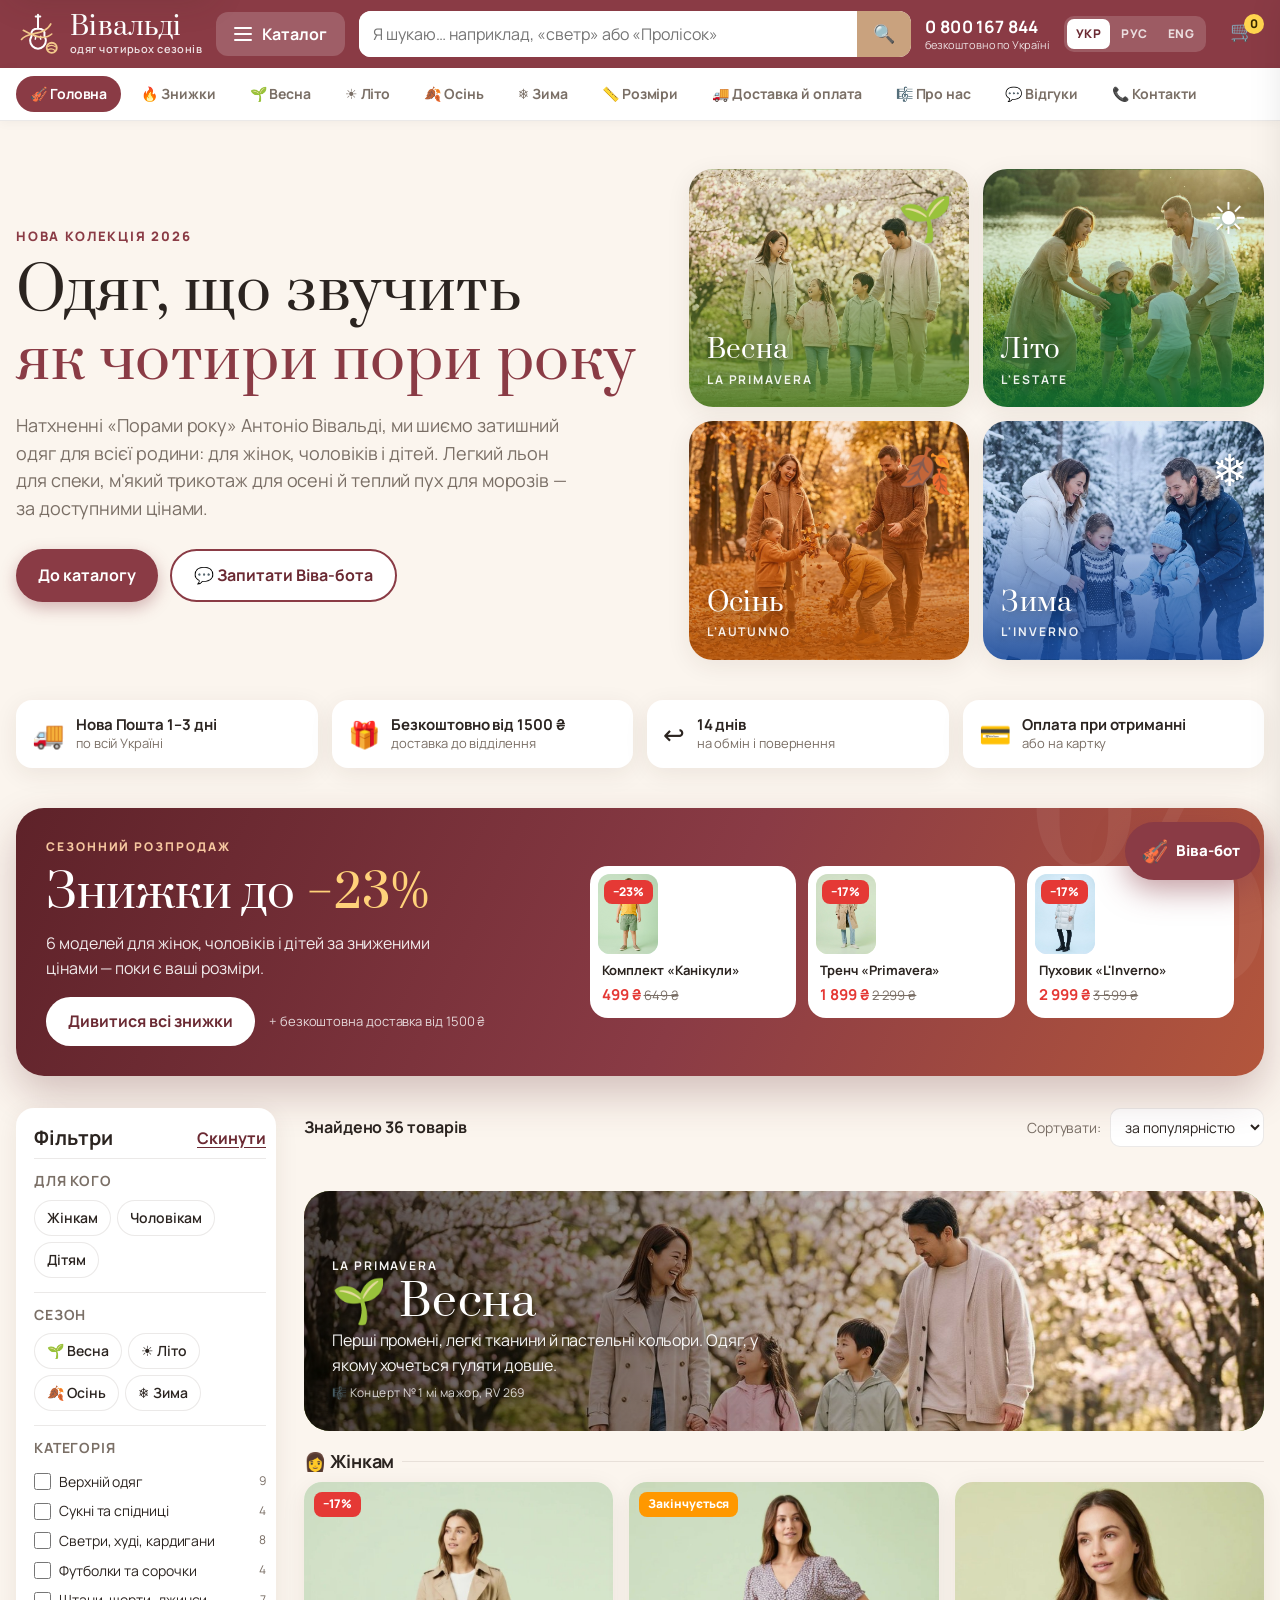
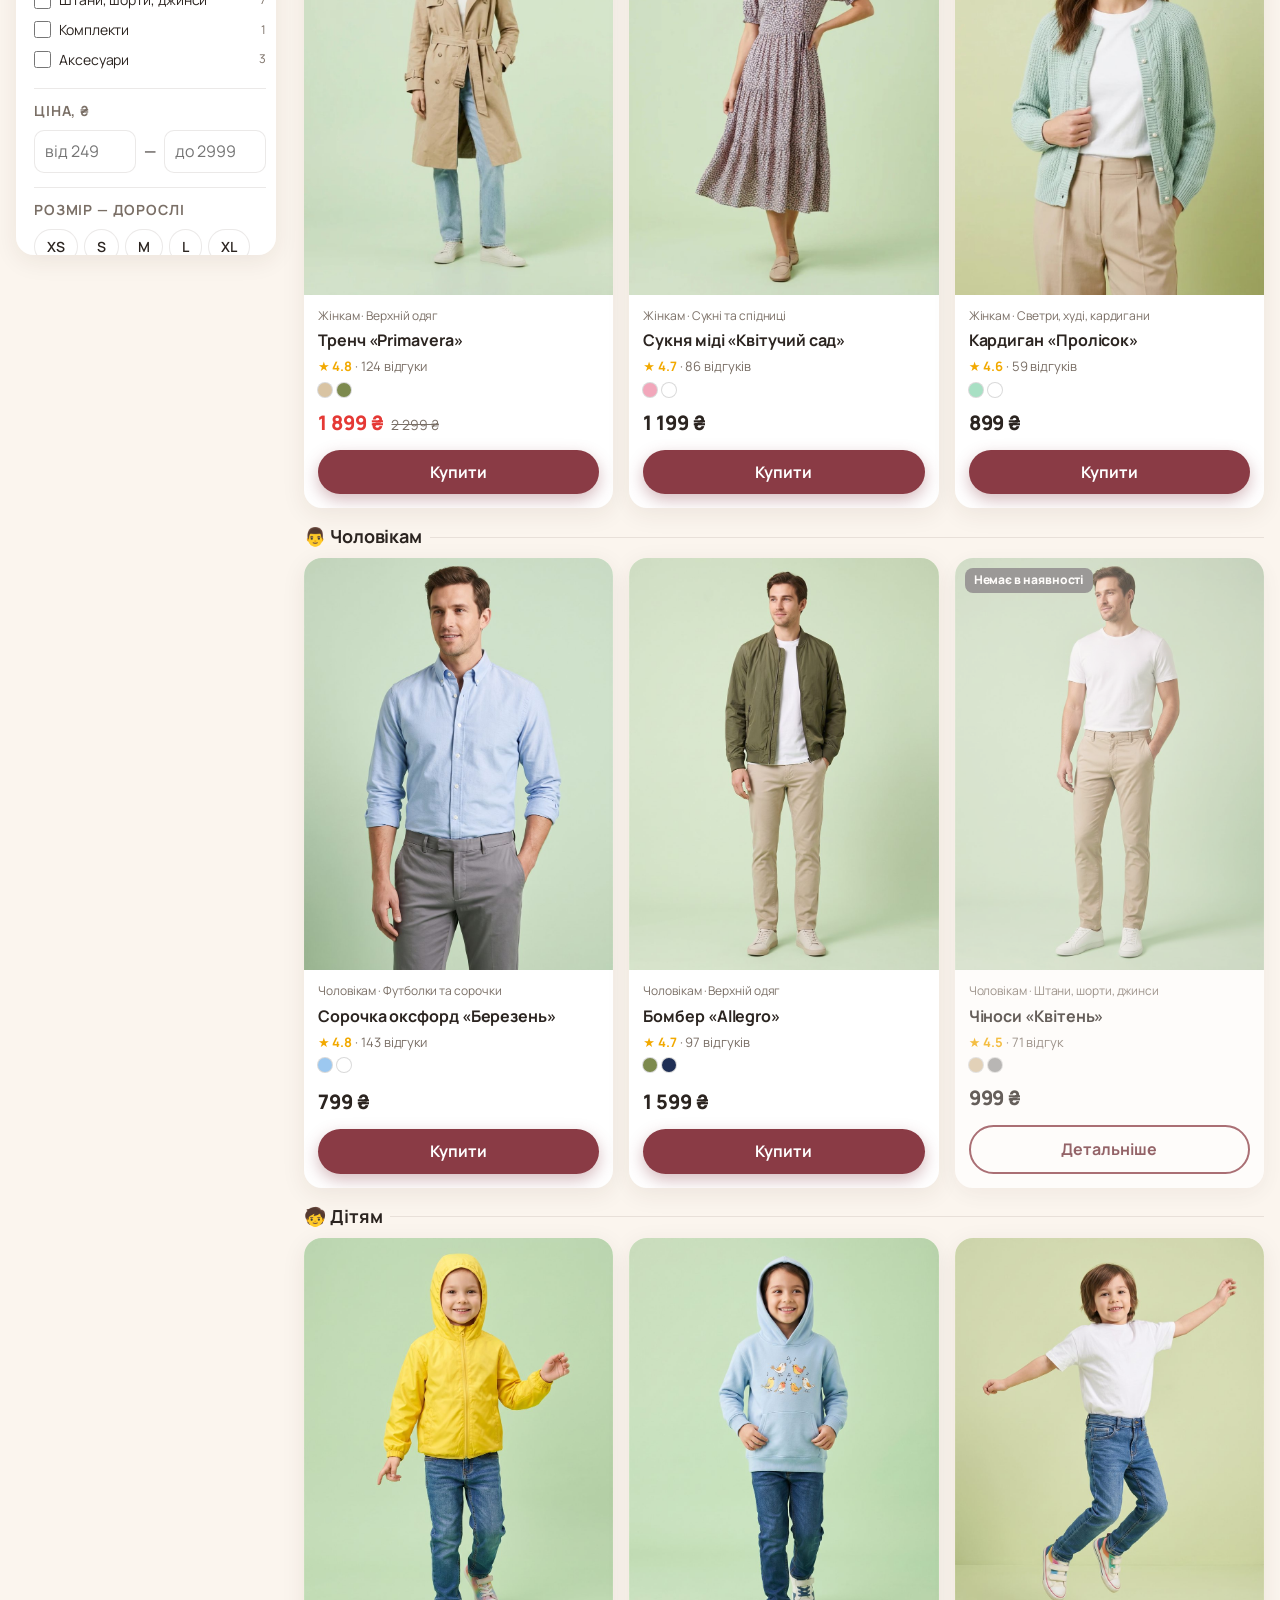
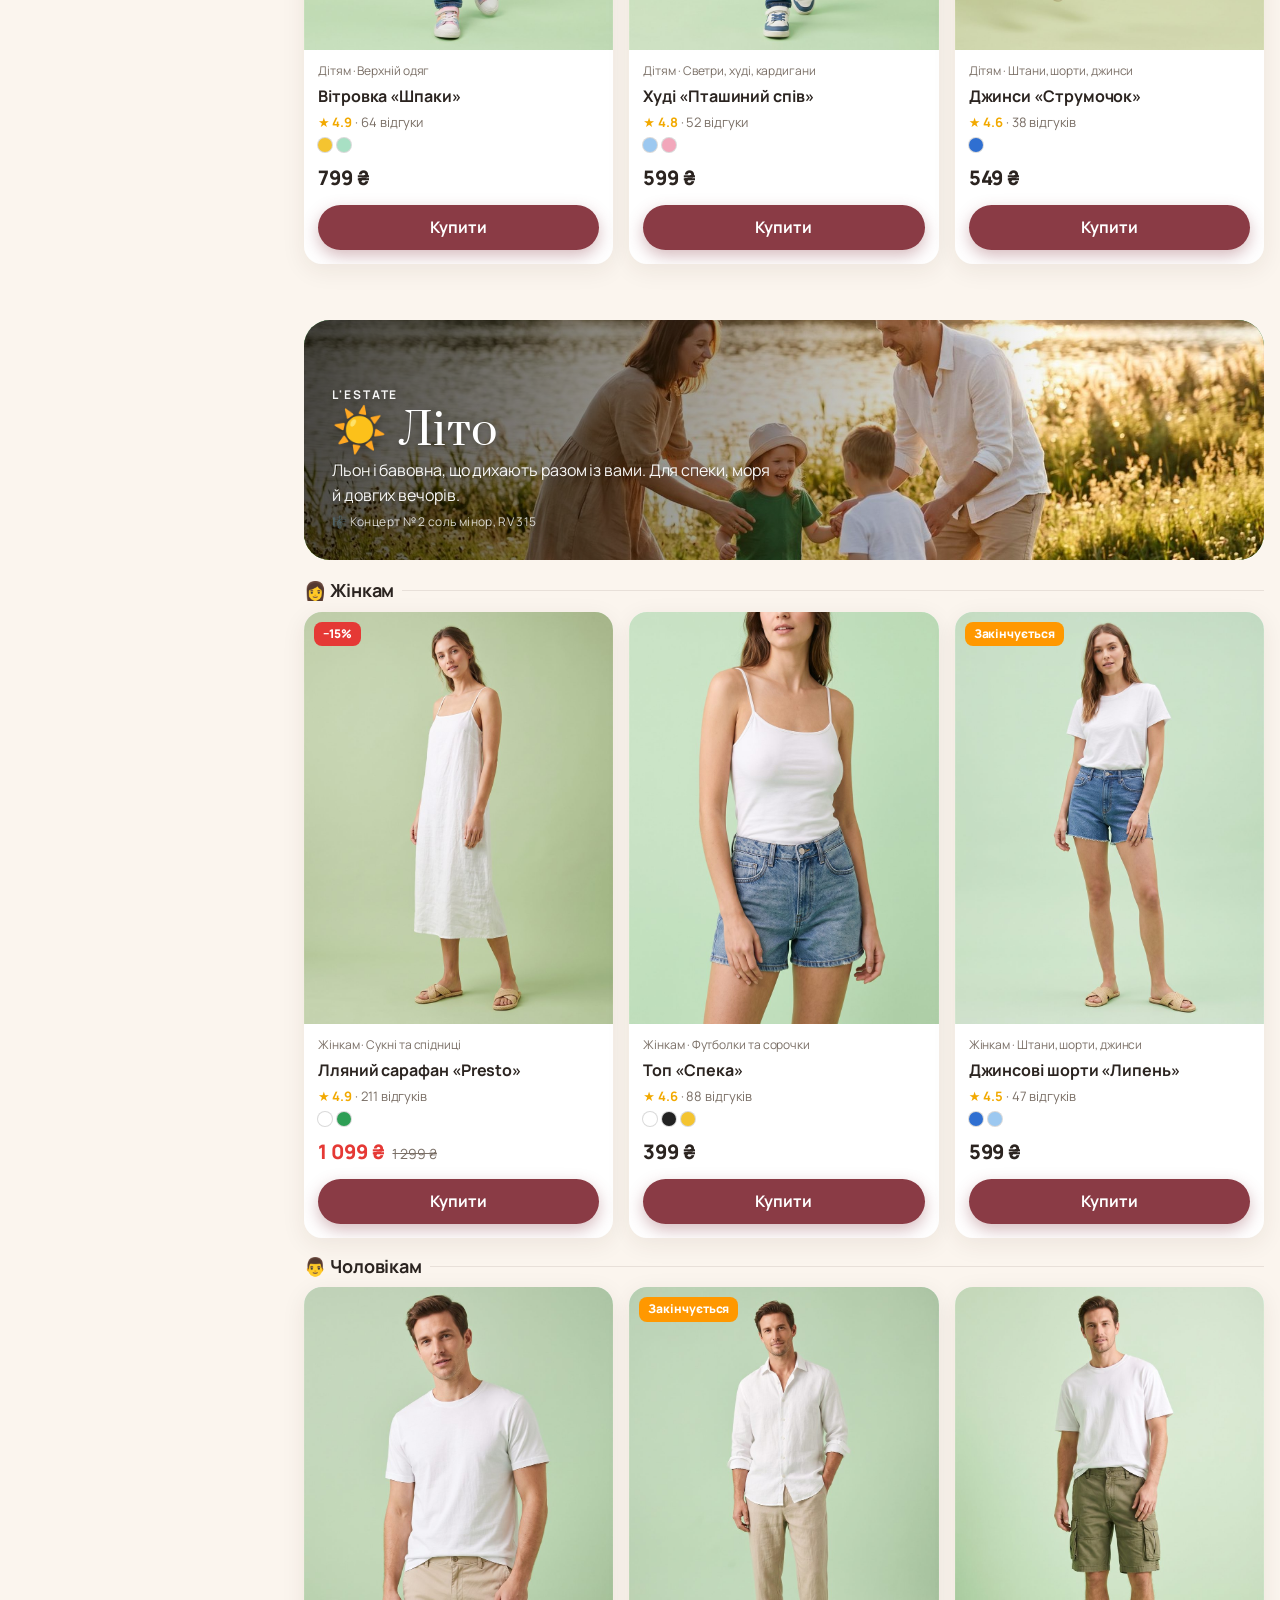
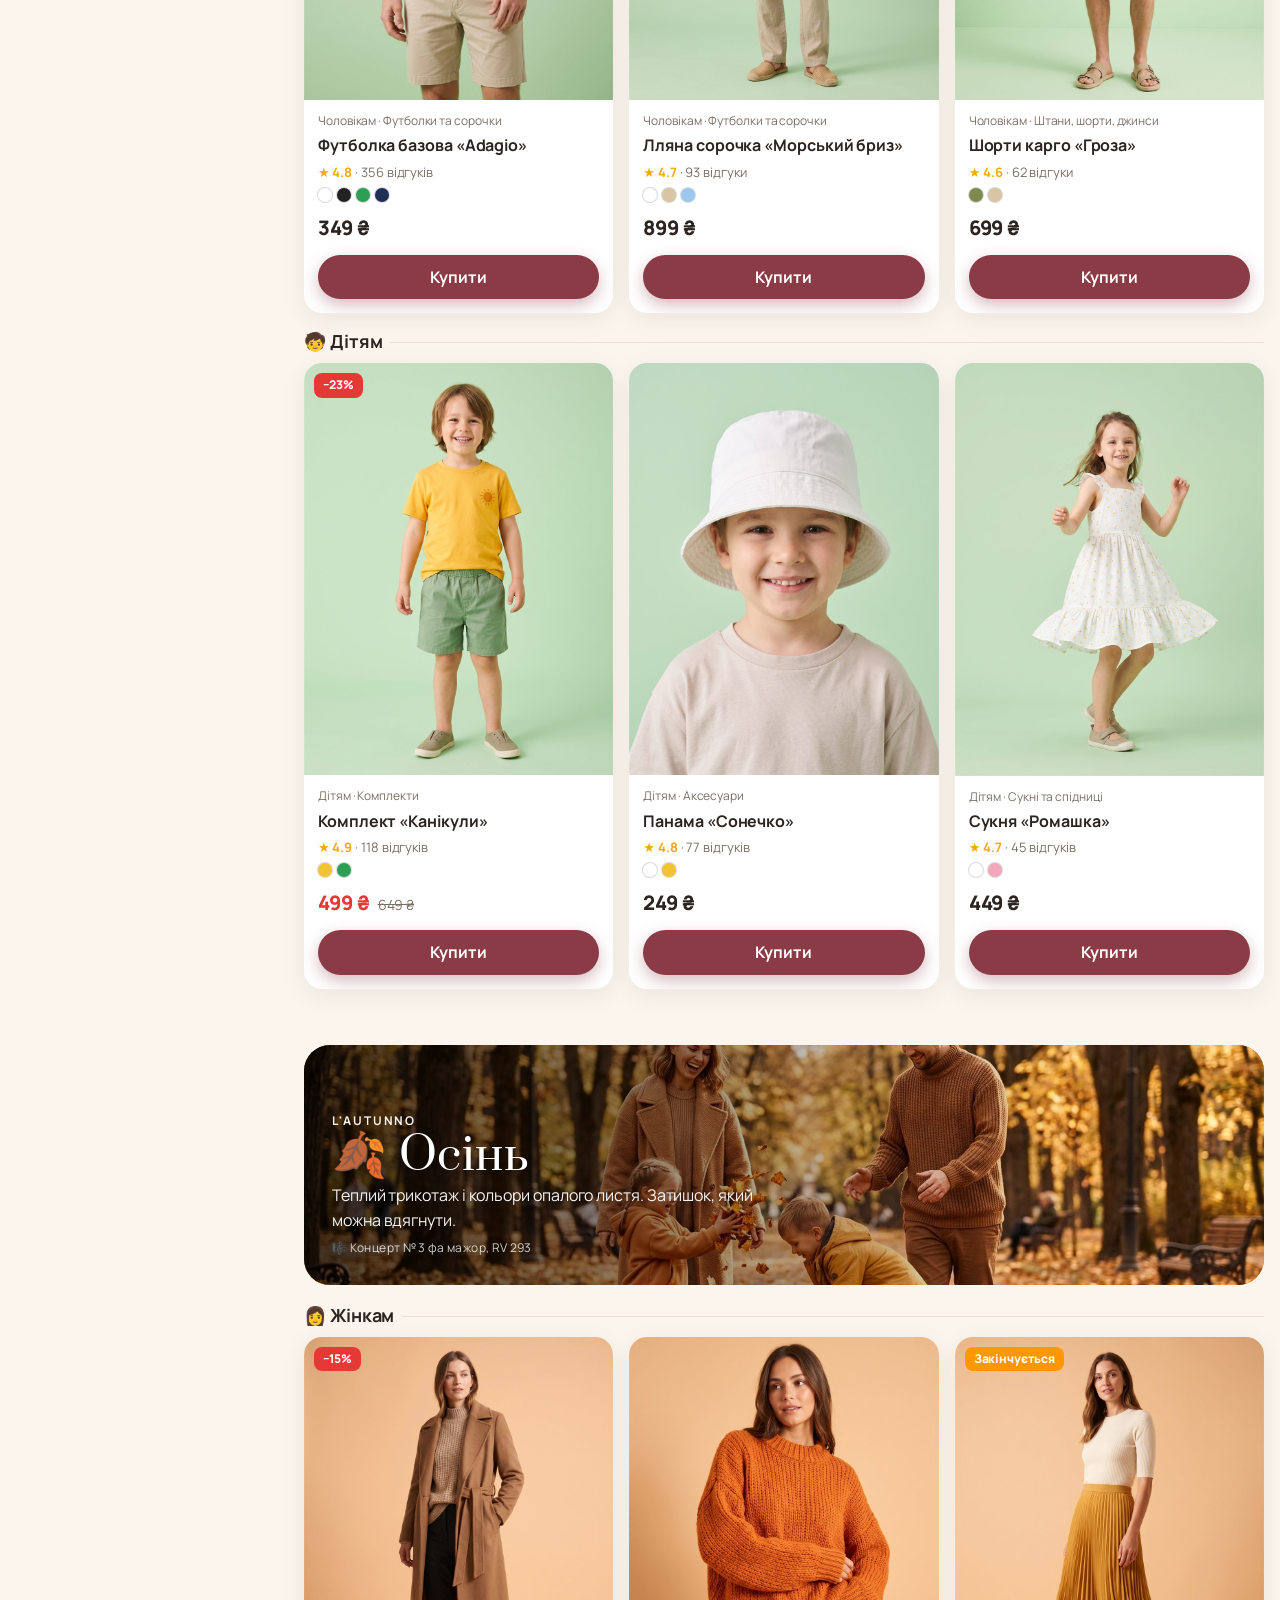
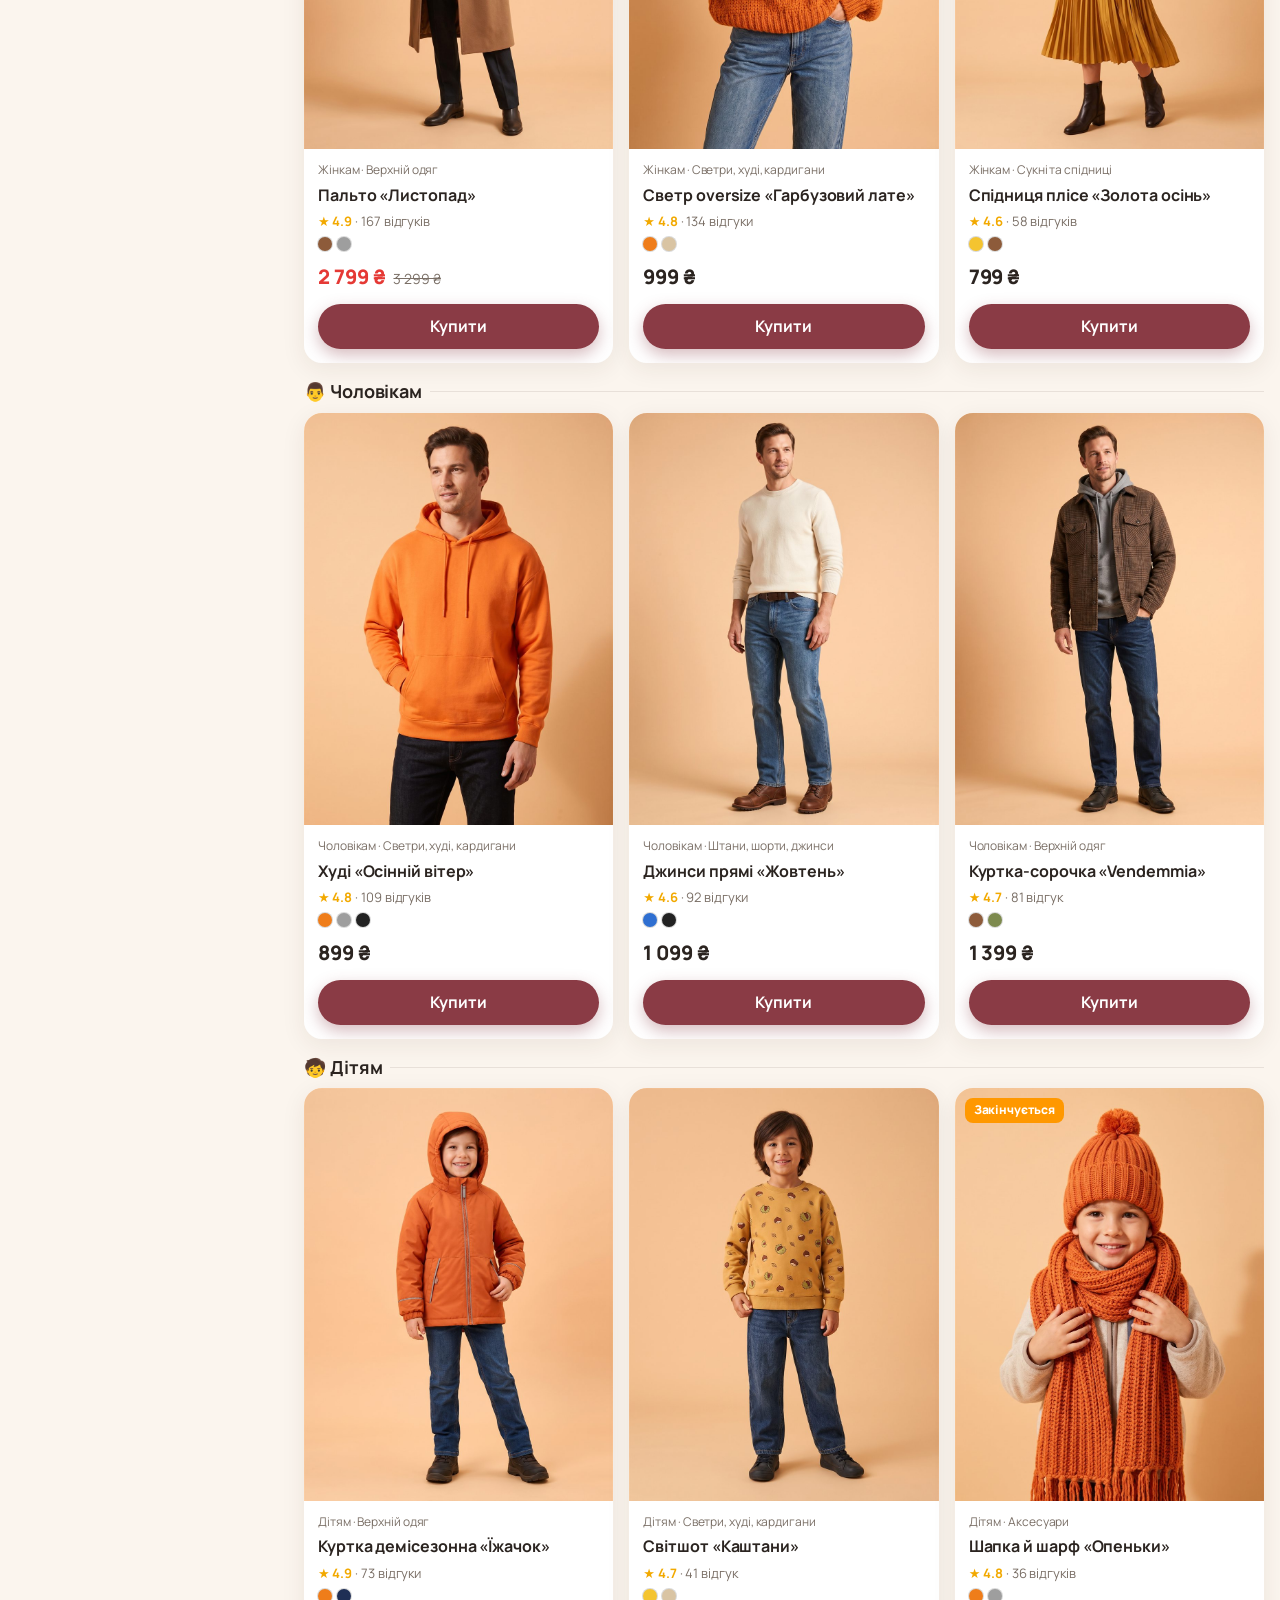
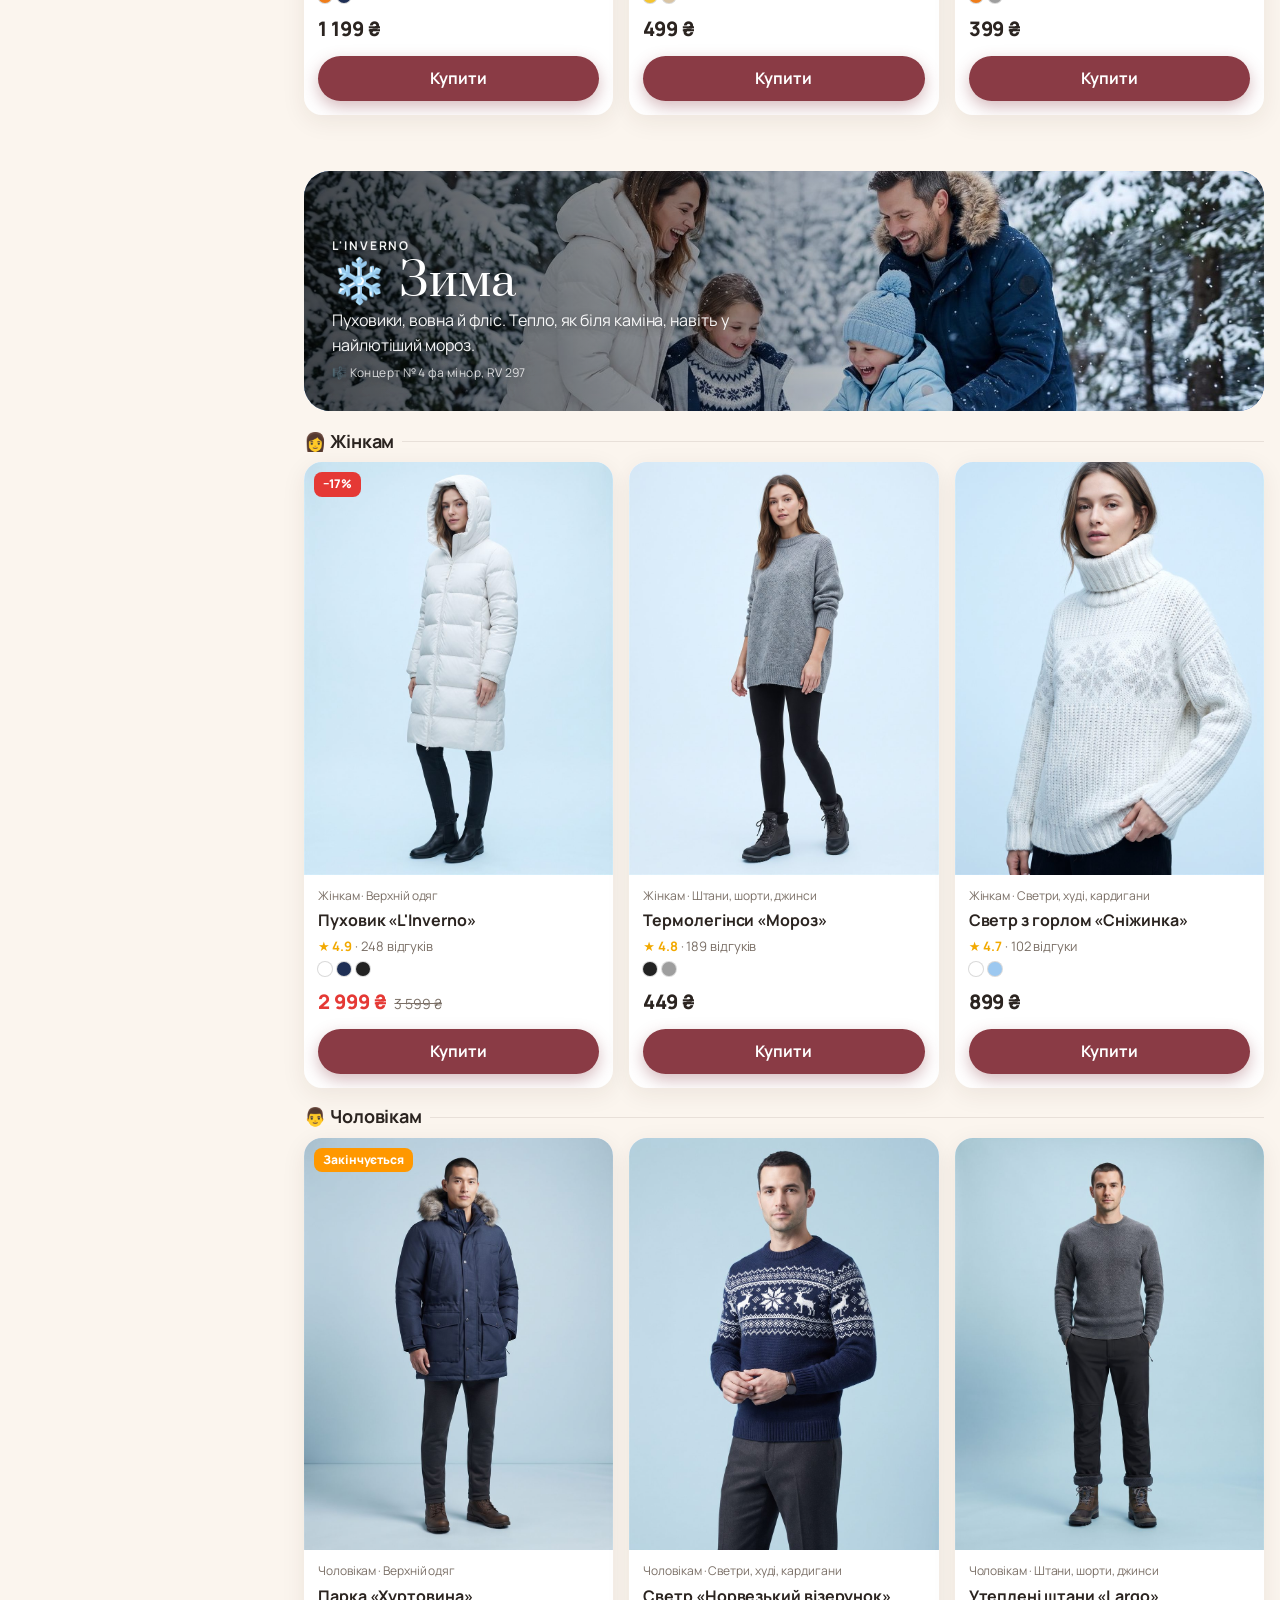
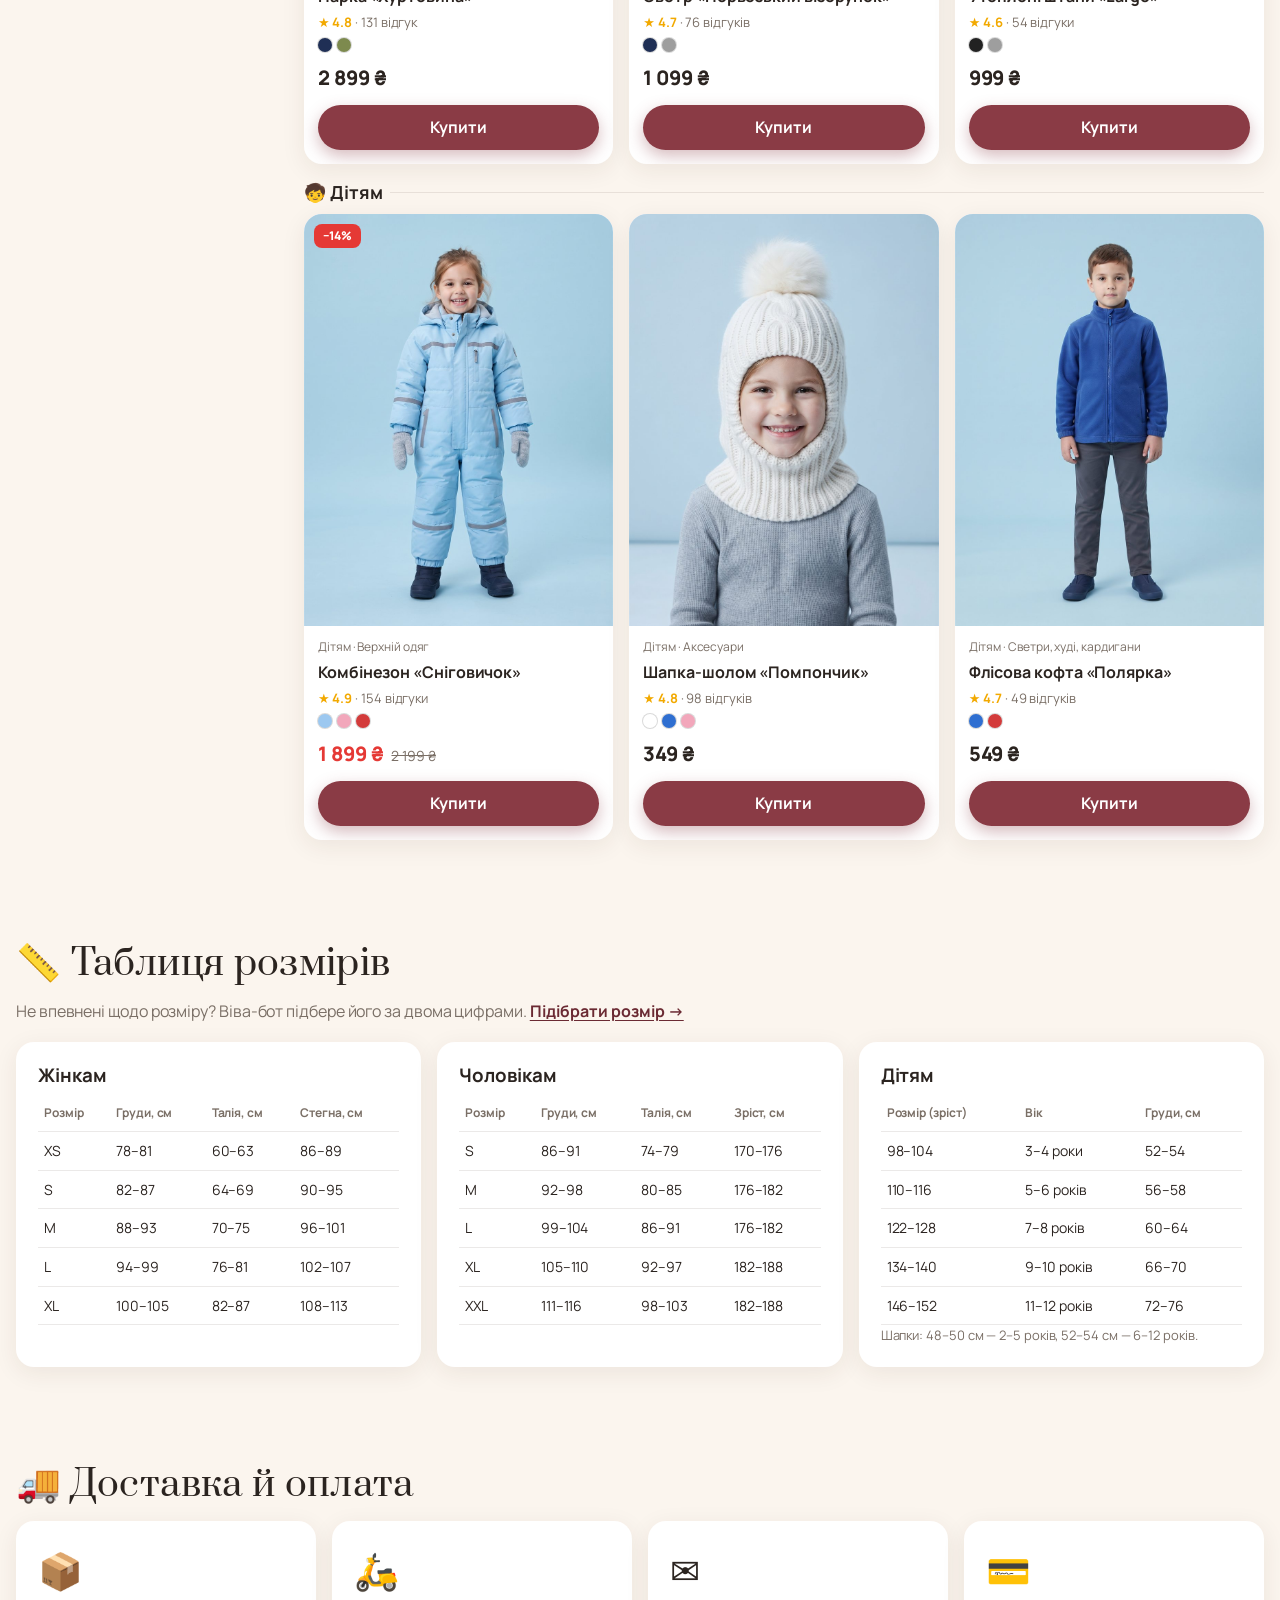
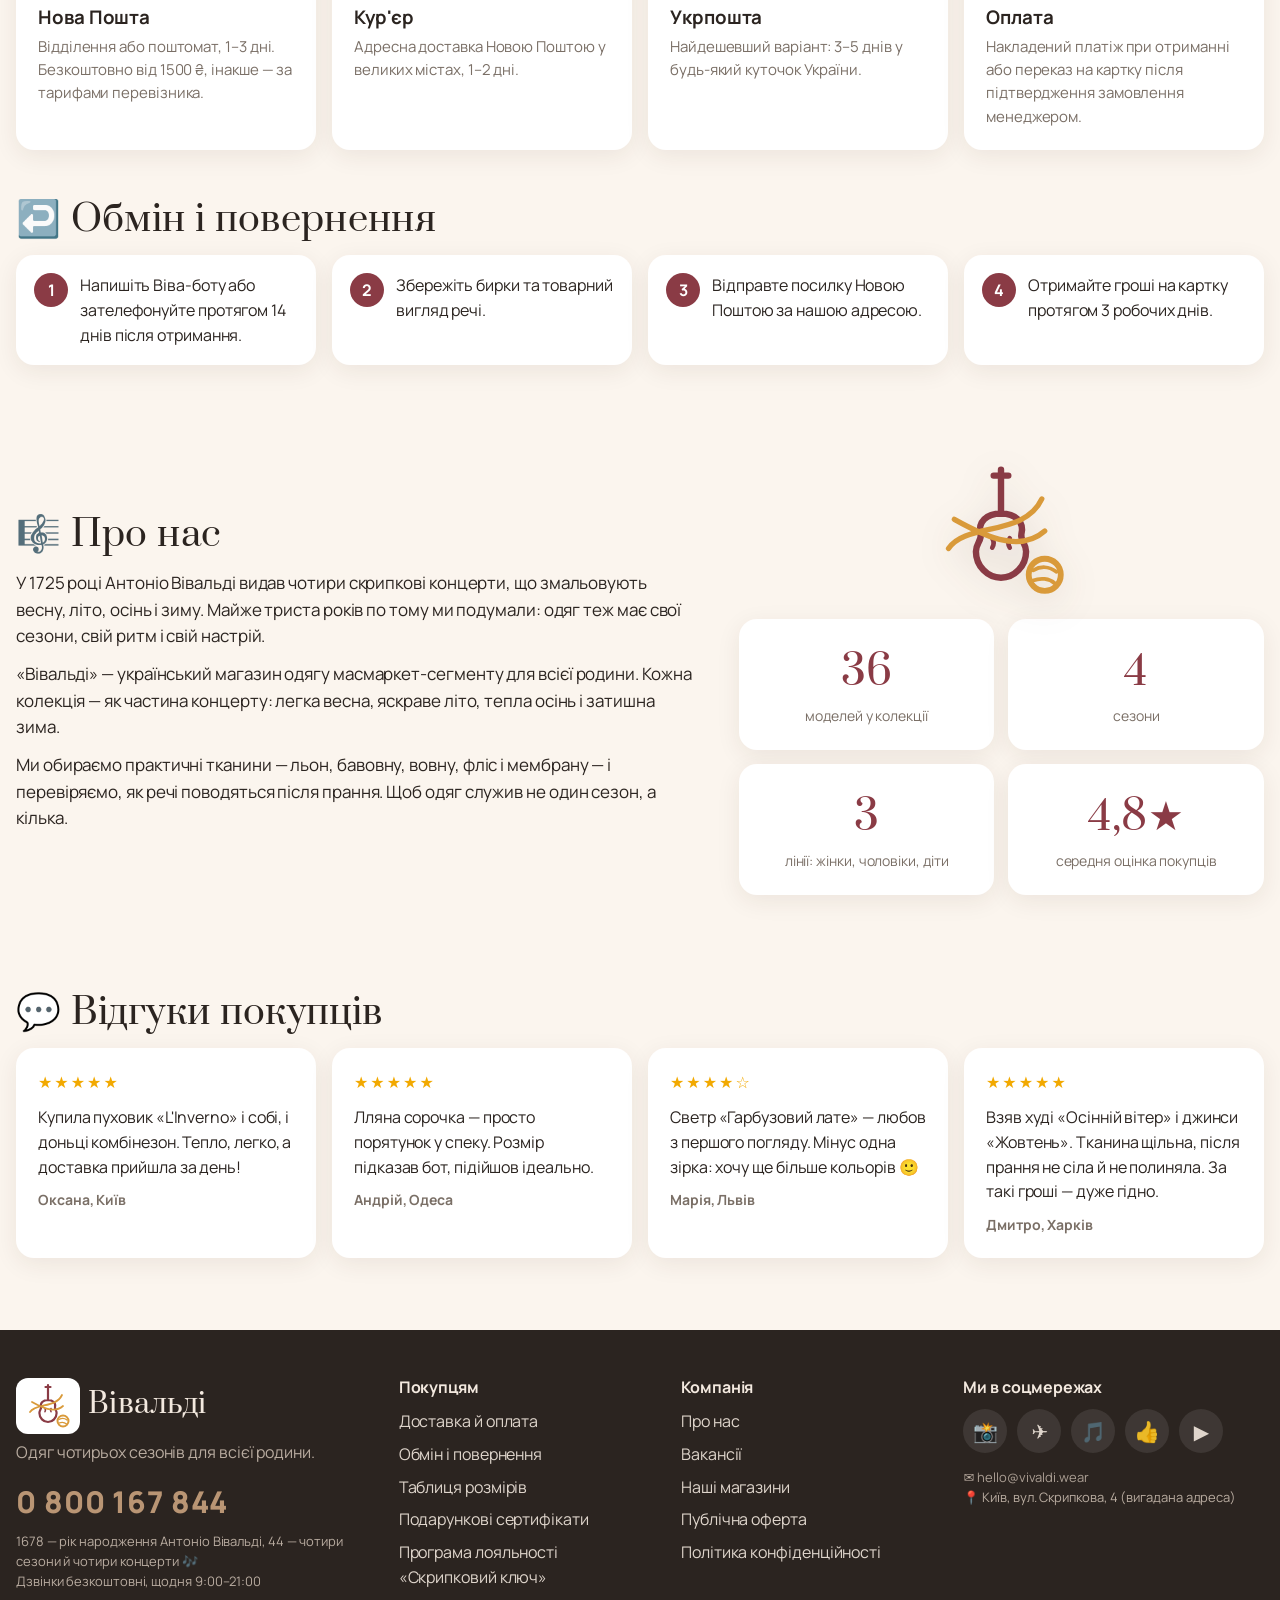
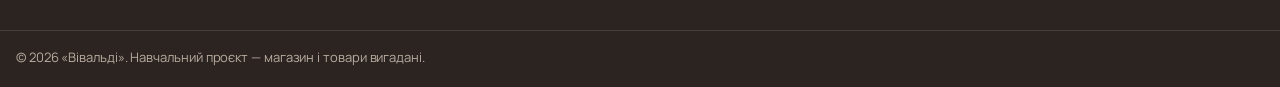
<file: index.html>
<!doctype html>
<html lang="uk" data-season="base">
<head>
  <meta charset="utf-8">
  <meta name="viewport" content="width=device-width, initial-scale=1">
  <title>Вівальді — одяг чотирьох сезонів</title>
  <meta name="description" content="Вівальді — магазин одягу для всієї родини. Колекції Весна, Літо, Осінь, Зима. Доставка по всій Україні.">
  <meta name="theme-color" content="#8a3b45">
  <meta property="og:type" content="website">
  <meta property="og:site_name" content="Вівальді">
  <meta property="og:title" content="Вівальді — одяг чотирьох сезонів">
  <meta property="og:description" content="Затишний одяг для всієї родини: колекції Весна, Літо, Осінь, Зима. Навчальний проєкт інтернет-магазину.">
  <meta property="og:image" content="images/hero-autumn.jpg">
  <meta property="og:locale" content="uk_UA">
  <meta property="og:locale:alternate" content="ru_UA">
  <meta property="og:locale:alternate" content="en_US">
  <meta name="twitter:card" content="summary_large_image">
  <link rel="icon" type="image/svg+xml" href="images/logo-v1.svg">
  <link rel="preconnect" href="https://fonts.googleapis.com">
  <link rel="preconnect" href="https://fonts.gstatic.com" crossorigin>
  <link href="https://fonts.googleapis.com/css2?family=Manrope:wght@400;500;600;700;800&family=Prata&display=swap" rel="stylesheet">
  <link rel="stylesheet" href="css/style.css?v=20261119c">
</head>
<body>

<!-- ============ ШАПКА ============ -->
<a class="skip-link" href="#catalog" data-i18n="skip">Перейти до каталогу</a>
<header class="header">
  <div class="topbar">
    <div class="wrap topbar-inner">
      <a href="#home" class="logo" aria-label="Вівальді — на головну" data-i18n-attr="aria-label:logo.aria">
        <svg class="logo-svg" viewBox="0 0 48 48" aria-hidden="true">
          <g fill="none" stroke-linecap="round" stroke-linejoin="round">
            <path d="M24 3v15M21.5 5h5" stroke="currentColor" stroke-width="2.2"/>
            <path d="M24 18c-5 0-8 3-7 7 .5 2.2-1.6 3.2-1.6 6 0 5 4 9 8.6 9s8.6-4 8.6-9c0-2.8-2.1-3.8-1.6-6 1-4-2-7-7-7z" stroke="currentColor" stroke-width="2.2"/>
            <path d="M21 26.5c.6 1 .6 2.2 0 3.2M27 26.5c-.6 1-.6 2.2 0 3.2" stroke="currentColor" stroke-width="1.6"/>
            <path d="M6 30c6-9 26-4 32-17M8 20c9 5 22 12 31 4" stroke="var(--yarn)" stroke-width="1.8"/>
            <circle cx="39" cy="39" r="5.5" stroke="var(--yarn)" stroke-width="2"/>
            <path d="M35 37.5c2.5-1.5 5.5-1.5 8 .5M35 41c2.5-1 5.5-.8 7.5 1" stroke="var(--yarn)" stroke-width="1.3"/>
          </g>
        </svg>
        <span class="logo-text" data-i18n="logo.text">Вівальді<small>одяг чотирьох сезонів</small></span>
      </a>

      <button class="btn-catalog" data-scroll="#catalog" aria-label="Перейти до каталогу" data-i18n-attr="aria-label:catalog.aria">
        <span class="burger" aria-hidden="true"></span><span class="hide-sm" data-i18n="catalog">Каталог</span>
      </button>

      <form class="search" role="search" onsubmit="return false">
        <input id="search" type="search" placeholder="Я шукаю… наприклад, «светр» або «Пролісок»" aria-label="Пошук товарів" data-i18n-attr="placeholder:search.ph;aria-label:search.aria">
        <button type="submit" aria-label="Знайти" data-i18n-attr="aria-label:search.btn">🔍</button>
      </form>

      <a class="phone hide-md" href="tel:0800167844">
        <b>0 800 167 844</b><small data-i18n="phone.note">безкоштовно по Україні</small>
      </a>

      <div class="lang-switch" role="group" aria-label="Мова сайту" data-i18n-attr="aria-label:lang.aria">
        <button type="button" data-lang="uk" lang="uk" title="Українська">УКР</button>
        <button type="button" data-lang="ru" lang="ru" title="Русский">РУС</button>
        <button type="button" data-lang="en" lang="en" title="English">ENG</button>
      </div>

      <button class="icon-btn" id="openCart" aria-label="Кошик" data-i18n-attr="aria-label:cart.aria">
        🛒<span class="badge" id="cartCount">0</span>
      </button>
    </div>
  </div>

  <nav class="seasonnav" aria-label="Розділи сторінки" data-i18n-attr="aria-label:nav.aria">
    <div class="wrap seasonnav-inner">
      <a href="#home" data-nav="home" data-i18n="nav.home">🎻 Головна</a>
      <a href="#sale" data-nav="sale" data-i18n="nav.sale">🔥 Знижки</a>
      <a href="#season-spring" data-nav="season-spring" data-i18n="nav.spring">🌱 Весна</a>
      <a href="#season-summer" data-nav="season-summer" data-i18n="nav.summer">☀️ Літо</a>
      <a href="#season-autumn" data-nav="season-autumn" data-i18n="nav.autumn">🍂 Осінь</a>
      <a href="#season-winter" data-nav="season-winter" data-i18n="nav.winter">❄️ Зима</a>
      <a href="#sizes" data-nav="sizes" data-i18n="nav.sizes">📏 Розміри</a>
      <a href="#delivery" data-nav="delivery" data-i18n="nav.delivery">🚚 Доставка й оплата</a>
      <a href="#about" data-nav="about" data-i18n="nav.about">🎼 Про нас</a>
      <a href="#reviews" data-nav="reviews" data-i18n="nav.reviews">💬 Відгуки</a>
      <a href="#contacts" data-nav="contacts" data-i18n="nav.contacts">📞 Контакти</a>
    </div>
  </nav>
</header>

<main>
  <!-- ============ ГЕРОЙ ============ -->
  <section id="home" class="zone hero" data-zone="base">
    <div class="wrap hero-inner">
      <div class="hero-text">
        <p class="eyebrow" data-i18n="hero.eyebrow">Нова колекція 2026</p>
        <h1 data-i18n="hero.title">Одяг, що звучить<br><em>як чотири пори року</em></h1>
        <p class="lead" data-i18n="hero.lead">Натхненні «Порами року» Антоніо Вівальді, ми шиємо затишний одяг для всієї родини: для жінок, чоловіків і дітей. Легкий льон для спеки, м'який трикотаж для осені й теплий пух для морозів — за доступними цінами.</p>
        <div class="hero-cta">
          <button class="btn btn-primary" data-scroll="#catalog" data-i18n="hero.toCatalog">До каталогу</button>
          <button class="btn btn-ghost" data-bot-open data-i18n="hero.askBot">💬 Запитати Віва-бота</button>
        </div>
      </div>
      <div class="hero-tiles">
        <a href="#season-spring" class="tile t-spring"><span>🌱</span><b data-i18n="tile.spring">Весна</b><i>La Primavera</i></a>
        <a href="#season-summer" class="tile t-summer"><span>☀️</span><b data-i18n="tile.summer">Літо</b><i>L'Estate</i></a>
        <a href="#season-autumn" class="tile t-autumn"><span>🍂</span><b data-i18n="tile.autumn">Осінь</b><i>L'Autunno</i></a>
        <a href="#season-winter" class="tile t-winter"><span>❄️</span><b data-i18n="tile.winter">Зима</b><i>L'Inverno</i></a>
      </div>
    </div>
    <div class="wrap perks">
      <div><span>🚚</span><p data-i18n="perk.1"><b>Нова Пошта 1–3 дні</b>по всій Україні</p></div>
      <div><span>🎁</span><p data-i18n="perk.2"><b>Безкоштовно від 1500 ₴</b>доставка до відділення</p></div>
      <div><span>↩️</span><p data-i18n="perk.3"><b>14 днів</b>на обмін і повернення</p></div>
      <div><span>💳</span><p data-i18n="perk.4"><b>Оплата при отриманні</b>або на картку</p></div>
    </div>
  </section>

  <!-- ============ РЕКЛАМНИЙ БАНЕР: ЗНИЖКИ ============ -->
  <section id="sale" class="zone promo-zone" data-zone="base" aria-labelledby="promoTitle">
    <div class="wrap">
      <div class="promo">
        <div class="promo-text">
          <span class="promo-eyebrow" data-i18n="promo.eyebrow">Сезонний розпродаж</span>
          <h2 class="promo-title" id="promoTitle"><span data-i18n="promo.title">Знижки до</span> <b id="promoMax">−20%</b> <span data-i18n="promo.titleAfter"></span></h2>
          <p id="promoLead">Улюблені моделі для всієї родини за зниженими цінами — поки є ваші розміри.</p>
          <div class="promo-cta">
            <button class="btn promo-btn" id="showSale" data-i18n="promo.btn">Дивитися всі знижки</button>
            <span class="promo-note" data-i18n="promo.note">+ безкоштовна доставка від 1500 ₴</span>
          </div>
        </div>
        <div class="promo-items" id="promoItems"></div>
      </div>
    </div>
  </section>

  <!-- ============ КАТАЛОГ ============ -->
  <div id="catalog" class="wrap catalog">
    <aside class="filters" id="filters" aria-label="Фільтри" data-i18n-attr="aria-label:filters.aria">
      <div class="filters-head">
        <h2 data-i18n="filters.title">Фільтри</h2>
        <button class="link-btn" id="resetFilters" data-i18n="filters.reset">Скинути</button>
        <button class="icon-btn close-filters" id="closeFilters" aria-label="Закрити фільтри" data-i18n-attr="aria-label:filters.close">✕</button>
      </div>
      <div id="filterBody"></div>
      <button class="btn btn-primary show-sm-block" id="applyFilters" data-i18n="filters.apply">Показати товари</button>
    </aside>

    <div class="catalog-main">
      <div class="toolbar">
        <button class="btn btn-ghost show-sm" id="openFilters" data-i18n="filters.open">⚙️ Фільтри</button>
        <p class="found" id="found"></p>
        <label class="sort"><span data-i18n="sort.label">Сортувати:</span>
          <select id="sort">
            <option value="popular" data-i18n="sort.popular">за популярністю</option>
            <option value="cheap" data-i18n="sort.cheap">від дешевих</option>
            <option value="expensive" data-i18n="sort.expensive">від дорогих</option>
            <option value="rating" data-i18n="sort.rating">за рейтингом</option>
            <option value="sale" data-i18n="sort.sale">спочатку знижки</option>
          </select>
        </label>
      </div>
      <div class="active-chips" id="activeChips"></div>
      <div id="seasons"></div>
    </div>
  </div>

  <!-- ============ РОЗМІРИ ============ -->
  <section id="sizes" class="zone info" data-zone="base">
    <div class="wrap">
      <h2 class="section-title" data-i18n="sizes.title">📏 Таблиця розмірів</h2>
      <p class="muted" data-i18n="sizes.intro">Не впевнені щодо розміру? Віва-бот підбере його за двома цифрами. <button class="link-btn" data-bot-open="size">Підібрати розмір →</button></p>
      <div class="size-tables">
        <div class="card-flat">
          <h3 data-i18n="sizes.women">Жінкам</h3>
          <table><thead><tr><th data-i18n="sizes.size">Розмір</th><th data-i18n="sizes.chest">Груди, см</th><th data-i18n="sizes.waist">Талія, см</th><th data-i18n="sizes.hips">Стегна, см</th></tr></thead>
          <tbody><tr><td>XS</td><td>78–81</td><td>60–63</td><td>86–89</td></tr><tr><td>S</td><td>82–87</td><td>64–69</td><td>90–95</td></tr><tr><td>M</td><td>88–93</td><td>70–75</td><td>96–101</td></tr><tr><td>L</td><td>94–99</td><td>76–81</td><td>102–107</td></tr><tr><td>XL</td><td>100–105</td><td>82–87</td><td>108–113</td></tr></tbody></table>
        </div>
        <div class="card-flat">
          <h3 data-i18n="sizes.men">Чоловікам</h3>
          <table><thead><tr><th data-i18n="sizes.size">Розмір</th><th data-i18n="sizes.chest">Груди, см</th><th data-i18n="sizes.waist">Талія, см</th><th data-i18n="sizes.height">Зріст, см</th></tr></thead>
          <tbody><tr><td>S</td><td>86–91</td><td>74–79</td><td>170–176</td></tr><tr><td>M</td><td>92–98</td><td>80–85</td><td>176–182</td></tr><tr><td>L</td><td>99–104</td><td>86–91</td><td>176–182</td></tr><tr><td>XL</td><td>105–110</td><td>92–97</td><td>182–188</td></tr><tr><td>XXL</td><td>111–116</td><td>98–103</td><td>182–188</td></tr></tbody></table>
        </div>
        <div class="card-flat">
          <h3 data-i18n="sizes.kids">Дітям</h3>
          <table><thead><tr><th data-i18n="sizes.kidSize">Розмір (зріст)</th><th data-i18n="sizes.age">Вік</th><th data-i18n="sizes.chest">Груди, см</th></tr></thead>
          <tbody><tr><td>98–104</td><td data-i18n="age.3">3–4 роки</td><td>52–54</td></tr><tr><td>110–116</td><td data-i18n="age.5">5–6 років</td><td>56–58</td></tr><tr><td>122–128</td><td data-i18n="age.7">7–8 років</td><td>60–64</td></tr><tr><td>134–140</td><td data-i18n="age.9">9–10 років</td><td>66–70</td></tr><tr><td>146–152</td><td data-i18n="age.11">11–12 років</td><td>72–76</td></tr></tbody></table>
          <p class="muted small" data-i18n="sizes.hats">Шапки: 48–50 см — 2–5 років, 52–54 см — 6–12 років.</p>
        </div>
      </div>
    </div>
  </section>

  <!-- ============ ДОСТАВКА ============ -->
  <section id="delivery" class="zone info" data-zone="base">
    <div class="wrap">
      <h2 class="section-title" data-i18n="delivery.title">🚚 Доставка й оплата</h2>
      <div class="info-grid">
        <div class="card-flat"><span class="big-emoji">📦</span><h3 data-i18n="delivery.np">Нова Пошта</h3><p data-i18n="delivery.npText">Відділення або поштомат, 1–3 дні. Безкоштовно від 1500 ₴, інакше — за тарифами перевізника.</p></div>
        <div class="card-flat"><span class="big-emoji">🛵</span><h3 data-i18n="delivery.courier">Кур'єр</h3><p data-i18n="delivery.courierText">Адресна доставка Новою Поштою у великих містах, 1–2 дні.</p></div>
        <div class="card-flat"><span class="big-emoji">✉️</span><h3 data-i18n="delivery.up">Укрпошта</h3><p data-i18n="delivery.upText">Найдешевший варіант: 3–5 днів у будь-який куточок України.</p></div>
        <div class="card-flat"><span class="big-emoji">💳</span><h3 data-i18n="delivery.pay">Оплата</h3><p data-i18n="delivery.payText">Накладений платіж при отриманні або переказ на картку після підтвердження замовлення менеджером.</p></div>
      </div>
      <h2 class="section-title" style="margin-top:48px" data-i18n="returns.title">↩️ Обмін і повернення</h2>
      <div class="steps">
        <div><b>1</b><p data-i18n="returns.1">Напишіть Віва-боту або зателефонуйте протягом 14 днів після отримання.</p></div>
        <div><b>2</b><p data-i18n="returns.2">Збережіть бирки та товарний вигляд речі.</p></div>
        <div><b>3</b><p data-i18n="returns.3">Відправте посилку Новою Поштою за нашою адресою.</p></div>
        <div><b>4</b><p data-i18n="returns.4">Отримайте гроші на картку протягом 3 робочих днів.</p></div>
      </div>
    </div>
  </section>

  <!-- ============ ПРО НАС ============ -->
  <section id="about" class="zone info" data-zone="base">
    <div class="wrap about">
      <div>
        <h2 class="section-title" data-i18n="about.title">🎼 Про нас</h2>
        <p data-i18n="about.1">У 1725 році Антоніо Вівальді видав чотири скрипкові концерти, що змальовують весну, літо, осінь і зиму. Майже триста років по тому ми подумали: одяг теж має свої сезони, свій ритм і свій настрій.</p>
        <p data-i18n="about.2">«Вівальді» — український магазин одягу масмаркет-сегменту для всієї родини. Кожна колекція — як частина концерту: легка весна, яскраве літо, тепла осінь і затишна зима.</p>
        <p data-i18n="about.3">Ми обираємо практичні тканини — льон, бавовну, вовну, фліс і мембрану — і перевіряємо, як речі поводяться після прання. Щоб одяг служив не один сезон, а кілька.</p>
      </div>
      <div>
      <img src="images/logo-v1.svg" alt="Логотип «Вівальді»: скрипка, обвита ниткою" class="about-logo" onerror="this.remove()" data-i18n-attr="alt:about.logoAlt">
      <div class="stats">
        <div><b>36</b><span data-i18n="stats.models">моделей у колекції</span></div>
        <div><b>4</b><span data-i18n="stats.seasons">сезони</span></div>
        <div><b>3</b><span data-i18n="stats.lines">лінії: жінки, чоловіки, діти</span></div>
        <div><b>4,8★</b><span data-i18n="stats.rating">середня оцінка покупців</span></div>
      </div>
      </div>
    </div>
  </section>

  <!-- ============ ВІДГУКИ ============ -->
  <section id="reviews" class="zone info" data-zone="base">
    <div class="wrap">
      <h2 class="section-title" data-i18n="reviews.title">💬 Відгуки покупців</h2>
      <div class="reviews">
        <figure class="card-flat"><div class="stars">★★★★★</div><blockquote data-i18n="review.1">Купила пуховик «L'Inverno» і собі, і доньці комбінезон. Тепло, легко, а доставка прийшла за день!</blockquote><figcaption data-i18n="review.1by">Оксана, Київ</figcaption></figure>
        <figure class="card-flat"><div class="stars">★★★★★</div><blockquote data-i18n="review.2">Лляна сорочка — просто порятунок у спеку. Розмір підказав бот, підійшов ідеально.</blockquote><figcaption data-i18n="review.2by">Андрій, Одеса</figcaption></figure>
        <figure class="card-flat"><div class="stars">★★★★☆</div><blockquote data-i18n="review.3">Светр «Гарбузовий лате» — любов з першого погляду. Мінус одна зірка: хочу ще більше кольорів 🙂</blockquote><figcaption data-i18n="review.3by">Марія, Львів</figcaption></figure>
        <figure class="card-flat"><div class="stars">★★★★★</div><blockquote data-i18n="review.4">Взяв худі «Осінній вітер» і джинси «Жовтень». Тканина щільна, після прання не сіла й не полиняла. За такі гроші — дуже гідно.</blockquote><figcaption data-i18n="review.4by">Дмитро, Харків</figcaption></figure>
      </div>
    </div>
  </section>
</main>

<!-- ============ КОНТАКТИ / ПІДВАЛ ============ -->
<footer id="contacts" class="zone footer" data-zone="base">
  <div class="wrap footer-grid">
    <div>
      <div class="footer-logo"><img src="images/logo-v1.svg" alt="" onerror="this.remove()"><span data-i18n="brand">Вівальді</span></div>
      <p class="muted" data-i18n="footer.tagline">Одяг чотирьох сезонів для всієї родини.</p>
      <a class="big-phone" href="tel:0800167844">0 800 167 844</a>
      <p class="muted small" data-i18n="footer.phoneNote">1678 — рік народження Антоніо Вівальді, 44 — чотири сезони й чотири концерти 🎶<br>Дзвінки безкоштовні, щодня 9:00–21:00</p>
    </div>
    <div>
      <h3 data-i18n="footer.buyers">Покупцям</h3>
      <ul>
        <li><a href="#delivery" data-i18n="footer.delivery">Доставка й оплата</a></li>
        <li><a href="#delivery" data-i18n="footer.returns">Обмін і повернення</a></li>
        <li><a href="#sizes" data-i18n="footer.sizes">Таблиця розмірів</a></li>
        <li><a href="#" data-fake="Подарункові сертифікати" data-i18n="footer.gift" data-i18n-attr="data-fake:footer.gift">Подарункові сертифікати</a></li>
        <li><a href="#" data-fake="Програма лояльності «Скрипковий ключ»" data-i18n="footer.loyalty" data-i18n-attr="data-fake:footer.loyalty">Програма лояльності «Скрипковий ключ»</a></li>
      </ul>
    </div>
    <div>
      <h3 data-i18n="footer.company">Компанія</h3>
      <ul>
        <li><a href="#about" data-i18n="footer.about">Про нас</a></li>
        <li><a href="#" data-fake="Вакансії" data-i18n="footer.jobs" data-i18n-attr="data-fake:footer.jobs">Вакансії</a></li>
        <li><a href="#" data-fake="Наші магазини" data-i18n="footer.stores" data-i18n-attr="data-fake:footer.stores">Наші магазини</a></li>
        <li><a href="#" data-fake="Публічна оферта" data-i18n="footer.offer" data-i18n-attr="data-fake:footer.offer">Публічна оферта</a></li>
        <li><a href="#" data-fake="Політика конфіденційності" data-i18n="footer.privacy" data-i18n-attr="data-fake:footer.privacy">Політика конфіденційності</a></li>
      </ul>
    </div>
    <div>
      <h3 data-i18n="footer.social">Ми в соцмережах</h3>
      <div class="socials">
        <a href="#" data-fake="Instagram @vivaldi.wear" aria-label="Instagram">📸</a>
        <a href="#" data-fake="Telegram-канал @vivaldi_wear" aria-label="Telegram" data-i18n-attr="data-fake:footer.telegram">✈️</a>
        <a href="#" data-fake="TikTok @vivaldi.wear" aria-label="TikTok">🎵</a>
        <a href="#" data-fake="Facebook /vivaldi.wear" aria-label="Facebook">👍</a>
        <a href="#" data-fake="YouTube «Вівальді»" aria-label="YouTube" data-i18n-attr="data-fake:footer.youtube">▶️</a>
      </div>
      <p class="muted small">✉️ <a href="#" data-fake="Пошта hello@vivaldi.wear" data-i18n-attr="data-fake:footer.email">hello@vivaldi.wear</a><br><span data-i18n="footer.address">📍 Київ, вул. Скрипкова, 4 (вигадана адреса)</span></p>
    </div>
  </div>
  <div class="wrap copyright" data-i18n="footer.copy">© 2026 «Вівальді». Навчальний проєкт — магазин і товари вигадані.</div>
</footer>

<!-- ============ МОДАЛКА ТОВАРУ ============ -->
<dialog id="pmodal" class="pmodal" aria-label="Картка товару" data-i18n-attr="aria-label:pmodal.aria"><div id="pmodalBody"></div></dialog>

<!-- ============ КОШИК ============ -->
<div class="overlay" id="overlay" hidden></div>
<aside class="drawer" id="cart" aria-label="Кошик" aria-hidden="true" data-i18n-attr="aria-label:cart.aria">
  <div class="drawer-head"><h2 data-i18n="cart.title">🛒 Кошик</h2><button class="icon-btn" id="closeCart" aria-label="Закрити кошик" data-i18n-attr="aria-label:cart.close">✕</button></div>
  <div class="drawer-body" id="cartBody"></div>
  <div class="drawer-foot" id="cartFoot"></div>
</aside>

<!-- ============ ВІВА-БОТ ============ -->
<button class="to-top" id="toTop" aria-label="Нагору" data-i18n-attr="aria-label:toTop">↑</button>
<div class="bot-hint" id="botHint" data-i18n="bot.hint">Привіт! Я допоможу оформити замовлення 👋</div>
<button class="bot-fab" id="botFab" aria-label="Відкрити чат з Віва-ботом" data-i18n-attr="aria-label:bot.fabAria">🎻<span data-i18n="bot.name">Віва-бот</span></button>
<section class="bot" id="bot" aria-label="Чат з Віва-ботом" data-i18n-attr="aria-label:bot.aria" hidden>
  <div class="bot-head">
    <div class="bot-ava">🎻</div>
    <div><b data-i18n="bot.name">Віва-бот</b><small data-i18n="bot.status">● онлайн, відповідає миттєво</small></div>
    <button class="icon-btn" id="botClose" aria-label="Закрити чат" data-i18n-attr="aria-label:bot.close">✕</button>
  </div>
  <div class="bot-log" id="botLog" aria-live="polite"></div>
  <div class="bot-quick" id="botQuick"></div>
  <form class="bot-input" id="botForm">
    <input id="botInput" autocomplete="off" placeholder="Напишіть повідомлення…" aria-label="Повідомлення" data-i18n-attr="placeholder:bot.ph;aria-label:bot.msgAria">
    <button aria-label="Надіслати" data-i18n-attr="aria-label:bot.send">➤</button>
  </form>
</section>

<div class="toast" id="toast" role="status"></div>

<script src="js/config.js?v=20261119c"></script>
<script src="js/data.js?v=20261119c"></script>
<script src="js/products-i18n.js?v=20261119c"></script>
<script src="js/i18n.js?v=20261119c"></script>
<script src="js/app.js?v=20261119c"></script>
<script src="js/bot.js?v=20261119c"></script>
</body>
</html>
</file>
<file: css/style.css>
/* ===================== Вівальді — стилі ===================== */
*, *::before, *::after { box-sizing: border-box; margin: 0; padding: 0; }

:root {
  --font: 'Manrope', system-ui, -apple-system, Segoe UI, sans-serif;
  --font-head: 'Prata', Georgia, serif;
  --ink: #2b2420;
  --muted: #7a6f66;
  --surface: #ffffff;
  --line: rgba(60, 40, 30, .1);
  --radius: 18px;
  --shadow: 0 6px 24px rgba(60, 40, 30, .08);
  --shadow-hover: 0 14px 36px rgba(60, 40, 30, .16);
  --t: .7s ease;
  --header-h: 116px;

  /* Базова (бордова «скрипкова») тема */
  --bg: #fbf5ee;
  --soft: #f3e6d8;
  --accent: #8a3b45;
  --accent-strong: #6b2a33;
  --accent-2: #c9a27e;
  --on-accent: #ffffff;
  --yarn: #f3c98b;
}

/* --- Теми сезонів: змінюються при прокрутці --- */
:root[data-season="spring"] { --bg: #f3f9ea; --soft: #dcedc8; --accent: #7cb342; --accent-strong: #4f7f23; --accent-2: #c5e1a5; --yarn: #f6ffe0; }
:root[data-season="summer"] { --bg: #e9f6ec; --soft: #c8ebd3; --accent: #179a45; --accent-strong: #0d6d30; --accent-2: #8fd6a6; --yarn: #fff59d; }
:root[data-season="autumn"] { --bg: #fff4e4; --soft: #ffe0b2; --accent: #e8741a; --accent-strong: #b5560a; --accent-2: #f5c242; --yarn: #ffe082; }
:root[data-season="winter"] { --bg: #f2f6fd; --soft: #d6e4fb; --accent: #2a64c5; --accent-strong: #1c4c9c; --accent-2: #ffffff; --yarn: #ffffff; }

html { scroll-behavior: smooth; scroll-padding-top: calc(var(--header-h) + 12px); }
body {
  font-family: var(--font); color: var(--ink); background: var(--bg);
  line-height: 1.55; font-size: 16px;
  transition: background-color var(--t);
  -webkit-font-smoothing: antialiased;
}
img { display: block; max-width: 100%; }
a { color: inherit; }
button, input, select { font: inherit; color: inherit; }
button { cursor: pointer; border: 0; background: none; }
h1, h2, h3 { line-height: 1.2; }
.wrap { max-width: 1280px; margin: 0 auto; padding: 0 16px; }
.muted { color: var(--muted); }
.small { font-size: 13px; }
[hidden] { display: none !important; }

/* ---------- Кнопки ---------- */
.btn {
  display: inline-flex; align-items: center; justify-content: center; gap: 8px;
  padding: 12px 22px; border-radius: 999px; font-weight: 700;
  transition: background-color var(--t), transform .15s, box-shadow .2s, color var(--t);
}
.btn:active { transform: scale(.97); }
.btn-primary { background: var(--accent); color: var(--on-accent); box-shadow: 0 6px 16px color-mix(in srgb, var(--accent) 35%, transparent); }
.btn-primary:hover { background: var(--accent-strong); }
.btn-primary:disabled { opacity: .45; cursor: not-allowed; box-shadow: none; }
.btn-ghost { background: var(--surface); color: var(--accent-strong); border: 2px solid var(--accent); }
.btn-ghost:hover { background: var(--soft); }
.link-btn { color: var(--accent-strong); font-weight: 700; text-decoration: underline; text-underline-offset: 3px; }
.icon-btn {
  position: relative; width: 44px; height: 44px; border-radius: 50%;
  display: grid; place-items: center; font-size: 20px; transition: background .2s;
}
.icon-btn:hover { background: rgba(255,255,255,.18); }

/* ---------- Шапка ---------- */
.header { position: sticky; top: env(safe-area-inset-top, 0px); z-index: 60; }
.topbar { background: var(--accent); color: var(--on-accent); transition: background-color var(--t); }
.topbar-inner { display: flex; align-items: center; gap: 14px; height: 68px; }
.logo { display: flex; align-items: center; gap: 10px; text-decoration: none; flex-shrink: 0; }
.logo-img { height: 52px; width: auto; background: #fff; border-radius: 12px; padding: 3px 8px; box-shadow: 0 2px 8px rgba(0,0,0,.12); }
.about-logo { width: 140px; margin: 0 auto 18px; filter: drop-shadow(0 10px 18px rgba(60,40,30,.15)); }
.footer-logo img { height: 56px; background: #fff; border-radius: 12px; padding: 4px 8px; display: inline-block; vertical-align: middle; margin-right: 8px; }
.logo-img + .logo-svg { display: none; }
.logo-svg { width: 44px; height: 44px; color: #fff; }
.logo-text { font-family: var(--font-head); font-size: 26px; font-weight: 700; line-height: 1; display: flex; flex-direction: column; }
.logo-text small { font-family: var(--font); font-size: 11px; font-weight: 600; opacity: .85; letter-spacing: .04em; margin-top: 3px; }
.btn-catalog {
  display: flex; align-items: center; gap: 10px; padding: 10px 18px; border-radius: 12px;
  background: rgba(255,255,255,.18); color: #fff; font-weight: 700; flex-shrink: 0;
}
.btn-catalog:hover { background: rgba(255,255,255,.28); }
.burger, .burger::before, .burger::after { display: block; width: 18px; height: 2px; background: currentColor; border-radius: 2px; position: relative; }
.burger::before, .burger::after { content: ""; position: absolute; }
.burger::before { top: -6px; } .burger::after { top: 6px; }
.search { flex: 1; display: flex; min-width: 0; background: #fff; border-radius: 12px; overflow: hidden; }
.search input { flex: 1; min-width: 0; border: 0; padding: 11px 14px; outline: none; color: var(--ink); }
.search button { padding: 0 16px; background: var(--accent-2); font-size: 18px; transition: background-color var(--t); }
.phone { display: flex; flex-direction: column; text-decoration: none; line-height: 1.2; flex-shrink: 0; }
.phone b { font-size: 17px; letter-spacing: .02em; }
.phone small { font-size: 11px; opacity: .85; }
.badge {
  position: absolute; top: 2px; right: 0; min-width: 20px; height: 20px; padding: 0 5px;
  border-radius: 999px; background: #ffd54f; color: #3a2a00; font-size: 12px; font-weight: 800;
  display: grid; place-items: center;
}
.badge.bump { animation: bump .4s; }
@keyframes bump { 50% { transform: scale(1.4); } }

.seasonnav { background: var(--surface); border-bottom: 1px solid var(--line); box-shadow: 0 2px 10px rgba(0,0,0,.04); }
.seasonnav-inner { display: flex; gap: 6px; overflow-x: auto; padding-top: 8px; padding-bottom: 8px; scrollbar-width: none; }
.seasonnav-inner::-webkit-scrollbar { display: none; }
.seasonnav a {
  flex-shrink: 0; padding: 7px 14px; border-radius: 999px; text-decoration: none; font-weight: 700; font-size: 14px;
  color: var(--muted); transition: background-color .3s, color .3s;
}
.seasonnav a:hover { background: var(--soft); color: var(--ink); }
.seasonnav a.active { background: var(--accent); color: var(--on-accent); }

/* ---------- Герой ---------- */
.hero { padding: 48px 0 32px; }
.hero-inner { display: grid; grid-template-columns: 1.1fr 1fr; gap: 40px; align-items: center; }
.eyebrow { text-transform: uppercase; letter-spacing: .14em; font-size: 13px; font-weight: 800; color: var(--accent); }
.hero h1 { font-family: var(--font-head); font-size: clamp(34px, 5vw, 58px); margin: 10px 0 16px; }
.hero h1 em { color: var(--accent); font-style: italic; }
.lead { font-size: 18px; color: var(--muted); max-width: 560px; }
.hero-cta { display: flex; gap: 12px; flex-wrap: wrap; margin-top: 26px; }
.hero-tiles { display: grid; grid-template-columns: 1fr 1fr; gap: 14px; }
.tile {
  aspect-ratio: 1 / .85; border-radius: 24px; padding: 18px; text-decoration: none; color: #fff;
  display: flex; flex-direction: column; justify-content: flex-end; position: relative; overflow: hidden;
  box-shadow: var(--shadow); transition: transform .25s, box-shadow .25s;
}
.tile:hover { transform: translateY(-4px) rotate(-.5deg); box-shadow: var(--shadow-hover); }
.tile span { position: absolute; top: 14px; right: 16px; font-size: 44px; transition: transform .4s; }
.tile:hover span { transform: scale(1.15) rotate(8deg); }
.tile b { font-family: var(--font-head); font-size: 26px; }
.tile i { opacity: .9; font-size: 14px; }
.tile { background-size: cover; background-position: center; text-shadow: 0 2px 8px rgba(0,0,0,.35); }
.t-spring { background-image: linear-gradient(to top, rgba(79,127,35,.9), rgba(124,179,66,.15) 65%), url(../images/hero-spring.jpg); }
.t-summer { background-image: linear-gradient(to top, rgba(13,109,48,.9), rgba(23,154,69,.15) 65%), url(../images/hero-summer.jpg); }
.t-autumn { background-image: linear-gradient(to top, rgba(181,86,10,.9), rgba(232,116,26,.15) 65%), url(../images/hero-autumn.jpg); }
.t-winter { background-image: linear-gradient(to top, rgba(28,76,156,.9), rgba(42,100,197,.15) 65%), url(../images/hero-winter.jpg); }
.perks { display: grid; grid-template-columns: repeat(4, 1fr); gap: 14px; margin-top: 40px; }
.perks > div { display: flex; gap: 12px; align-items: center; background: var(--surface); padding: 14px 16px; border-radius: 16px; box-shadow: var(--shadow); }
.perks span { font-size: 26px; }
.perks p { font-size: 13px; color: var(--muted); line-height: 1.35; }
.perks b { display: block; color: var(--ink); font-size: 15px; }

/* ---------- Каталог ---------- */
.catalog { display: grid; grid-template-columns: 260px 1fr; gap: 28px; padding-top: 24px; padding-bottom: 24px; align-items: start; }
.filters {
  position: sticky; top: calc(var(--header-h) + 16px); max-height: calc(100vh - var(--header-h) - 32px); overflow-y: auto;
  background: var(--surface); border-radius: var(--radius); padding: 18px; box-shadow: var(--shadow);
  scrollbar-width: thin;
}
.filters-head { display: flex; align-items: center; justify-content: space-between; margin-bottom: 8px; }
.filters-head h2 { font-size: 20px; }
.close-filters { display: none; color: var(--ink); }
.fgroup { border-top: 1px solid var(--line); padding: 14px 0; }
.fgroup h3 { font-size: 14px; text-transform: uppercase; letter-spacing: .06em; color: var(--muted); margin-bottom: 10px; }
.chips { display: flex; flex-wrap: wrap; gap: 6px; }
.chip {
  padding: 6px 12px; border-radius: 999px; border: 1.5px solid var(--line); background: var(--surface);
  font-size: 14px; font-weight: 600; transition: all .2s;
}
.chip:hover { border-color: var(--accent); }
.chip.on { background: var(--accent); border-color: var(--accent); color: var(--on-accent); }
.check { display: flex; gap: 8px; align-items: center; padding: 4px 0; font-size: 14px; cursor: pointer; }
.check input { accent-color: var(--accent); width: 17px; height: 17px; }
.check .cnt { margin-left: auto; color: var(--muted); font-size: 12px; }
.swatches { display: flex; flex-wrap: wrap; gap: 8px; }
.swatch {
  width: 28px; height: 28px; border-radius: 50%; border: 2px solid var(--surface);
  box-shadow: 0 0 0 1.5px var(--line); transition: box-shadow .2s, transform .2s;
}
.swatch:hover { transform: scale(1.1); }
.swatch.on { box-shadow: 0 0 0 2.5px var(--accent); }
.price-row { display: flex; gap: 8px; align-items: center; }
.price-row input { width: 100%; padding: 8px 10px; border: 1.5px solid var(--line); border-radius: 10px; outline: none; }
.price-row input:focus { border-color: var(--accent); }

.toolbar { display: flex; align-items: center; gap: 12px; flex-wrap: wrap; margin-bottom: 8px; }
.found { font-weight: 700; flex: 1; }
.sort { font-size: 14px; color: var(--muted); }
.sort select { margin-left: 6px; padding: 8px 10px; border-radius: 10px; border: 1.5px solid var(--line); background: var(--surface); color: var(--ink); }
.active-chips { display: flex; flex-wrap: wrap; gap: 6px; margin-bottom: 10px; }
.active-chips .chip { background: var(--soft); border-color: transparent; }
.active-chips .chip::after { content: " ✕"; opacity: .6; }

/* --- Секція сезону --- */
.season { padding: 26px 0 30px; }
.season-head {
  position: relative; overflow: hidden; border-radius: 26px; padding: 28px 28px; margin-bottom: 20px;
  background: linear-gradient(120deg, var(--s1), var(--s2)); color: #fff; min-height: 170px;
  display: flex; flex-direction: column; justify-content: flex-end;
}
.season-head img { position: absolute; inset: 0; width: 100%; height: 100%; object-fit: cover; }
.season-head img + .season-shade { position: absolute; inset: 0; background: linear-gradient(90deg, rgba(0,0,0,.7), rgba(0,0,0,.25) 55%, rgba(0,0,0,0) 80%); }
.season-head { text-shadow: 0 2px 10px rgba(0,0,0,.4); }
.season-head > *:not(img):not(.season-shade):not(.season-deco) { position: relative; }
.season-head img ~ .season-deco { display: none; }
.season-head { min-height: 240px; }
.season-head img { object-position: center 35%; }
.season-deco { position: absolute; right: 22px; top: 50%; transform: translateY(-50%); font-size: 110px; opacity: .25; pointer-events: none; }
.season-head .it { font-family: var(--font-head); font-style: italic; font-size: 17px; opacity: .95; }
.season-head h2 { font-family: var(--font-head); font-size: clamp(30px, 4vw, 44px); }
.season-head p { max-width: 440px; opacity: .95; }
.season-head small { opacity: .8; font-size: 12px; margin-top: 6px; letter-spacing: .03em; }
.season[data-s="spring"] { --s1: #9ccc5f; --s2: #5f9a2c; }
.season[data-s="summer"] { --s1: #2bb85e; --s2: #0b6a2c; }
.season[data-s="autumn"] { --s1: #f4b73c; --s2: #d8600d; }
.season[data-s="winter"] { --s1: #79a9ef; --s2: #1f4f9f; }
.aud-title { font-size: 18px; margin: 18px 0 10px; display: flex; align-items: center; gap: 8px; }
.aud-title::after { content: ""; flex: 1; height: 1px; background: var(--line); }

.grid { display: grid; grid-template-columns: repeat(auto-fill, minmax(220px, 1fr)); gap: 16px; }
.empty { padding: 26px; text-align: center; background: var(--surface); border-radius: var(--radius); color: var(--muted); }

/* --- Картка товару --- */
.card {
  background: var(--surface); border-radius: var(--radius); overflow: hidden; box-shadow: var(--shadow);
  display: flex; flex-direction: column; transition: transform .25s, box-shadow .25s; cursor: pointer; position: relative;
}
.card:hover { transform: translateY(-4px); box-shadow: var(--shadow-hover); }
.card.is-out { opacity: .72; }
.ph { position: relative; aspect-ratio: 3 / 4; display: grid; place-items: center; overflow: hidden; }
.ph[data-s="spring"] { background: linear-gradient(160deg, #f1f9e4, #d3ebb4); }
.ph[data-s="summer"] { background: linear-gradient(160deg, #e7f7ec, #bfe8cd); }
.ph[data-s="autumn"] { background: linear-gradient(160deg, #fff1db, #ffd39b); }
.ph[data-s="winter"] { background: linear-gradient(160deg, #f1f6ff, #cfe0fa); }
.ph-emoji { font-size: 76px; filter: drop-shadow(0 8px 12px rgba(0,0,0,.12)); transition: transform .35s; }
.card:hover .ph-emoji { transform: scale(1.12) rotate(-4deg); }
.ph img { position: absolute; inset: 0; width: 100%; height: 100%; object-fit: cover; transition: transform .5s; }
.card:hover .ph img { transform: scale(1.04); }
.ph-label { position: absolute; bottom: 10px; left: 10px; font-size: 11px; color: rgba(0,0,0,.4); font-weight: 700; }
.tags { position: absolute; top: 10px; left: 10px; display: flex; flex-direction: column; gap: 4px; z-index: 2; align-items: flex-start; }
.tag { padding: 3px 9px; border-radius: 8px; font-size: 12px; font-weight: 800; color: #fff; }
.tag.sale { background: #e53935; }
.tag.low { background: #ff9800; }
.tag.out { background: #757575; }
.card-body { padding: 12px 14px 14px; display: flex; flex-direction: column; gap: 6px; flex: 1; }
.card-meta { font-size: 12px; color: var(--muted); }
.card h3 { font-size: 16px; font-weight: 700; }
.rating { font-size: 13px; color: var(--muted); }
.rating b { color: #f2a900; }
.dots { display: flex; gap: 5px; }
.dot { width: 14px; height: 14px; border-radius: 50%; box-shadow: 0 0 0 1px rgba(0,0,0,.15); }
.price-line { display: flex; align-items: baseline; gap: 8px; margin-top: auto; padding-top: 4px; }
.price { font-size: 20px; font-weight: 800; }
.price.red { color: #e53935; }
.old { color: var(--muted); text-decoration: line-through; font-size: 14px; }
.card .btn { width: 100%; padding: 10px; margin-top: 6px; }

/* ---------- Інфо-секції ---------- */
.info { padding: 48px 0; }
.section-title { font-family: var(--font-head); font-size: clamp(26px, 3vw, 36px); margin-bottom: 14px; }
.card-flat { background: var(--surface); border-radius: var(--radius); padding: 22px; box-shadow: var(--shadow); }
.size-tables { display: grid; grid-template-columns: repeat(3, 1fr); gap: 16px; margin-top: 18px; }
.size-tables h3 { margin-bottom: 10px; }
table { width: 100%; border-collapse: collapse; font-size: 14px; }
th, td { padding: 8px 6px; text-align: left; border-bottom: 1px solid var(--line); }
th { color: var(--muted); font-weight: 700; font-size: 12px; }
tbody tr:hover { background: var(--soft); }
.info-grid { display: grid; grid-template-columns: repeat(4, 1fr); gap: 16px; }
.info-grid h3 { margin: 8px 0 6px; }
.info-grid p { color: var(--muted); font-size: 15px; }
.big-emoji { font-size: 36px; }
.steps { display: grid; grid-template-columns: repeat(4, 1fr); gap: 16px; }
.steps > div { display: flex; gap: 12px; align-items: flex-start; background: var(--surface); padding: 18px; border-radius: var(--radius); box-shadow: var(--shadow); }
.steps b { flex-shrink: 0; width: 34px; height: 34px; border-radius: 50%; background: var(--accent); color: #fff; display: grid; place-items: center; transition: background-color var(--t); }
.about { display: grid; grid-template-columns: 1.3fr 1fr; gap: 40px; align-items: center; }
.about p { margin-bottom: 12px; font-size: 17px; }
.stats { display: grid; grid-template-columns: 1fr 1fr; gap: 14px; }
.stats > div { background: var(--surface); border-radius: var(--radius); padding: 22px; box-shadow: var(--shadow); text-align: center; }
.stats b { display: block; font-family: var(--font-head); font-size: 40px; color: var(--accent); transition: color var(--t); }
.stats span { color: var(--muted); font-size: 14px; }
.reviews { display: grid; grid-template-columns: repeat(4, 1fr); gap: 16px; }
.stars { color: #f2a900; letter-spacing: 2px; }
.reviews blockquote { margin: 10px 0; }
.reviews figcaption { color: var(--muted); font-weight: 700; font-size: 14px; }

/* ---------- Підвал ---------- */
.footer { background: #2b2420; color: #f3e9df; padding: 48px 0 20px; margin-top: 24px; }
.footer .muted { color: #b9aca0; }
.footer-grid { display: grid; grid-template-columns: 1.4fr 1fr 1fr 1.2fr; gap: 32px; }
.footer h3 { font-size: 16px; margin-bottom: 12px; }
.footer ul { list-style: none; }
.footer li { margin-bottom: 8px; }
.footer a { text-decoration: none; opacity: .9; }
.footer a:hover { opacity: 1; text-decoration: underline; }
.footer-logo { font-family: var(--font-head); font-size: 28px; margin-bottom: 6px; }
.big-phone { display: inline-block; font-size: 30px; font-weight: 800; letter-spacing: .03em; margin: 14px 0 6px; color: var(--accent-2); }
.socials { display: flex; gap: 10px; margin-bottom: 14px; }
.socials a { width: 44px; height: 44px; border-radius: 50%; background: rgba(255,255,255,.1); display: grid; place-items: center; font-size: 20px; transition: background .2s, transform .2s; }
.socials a:hover { background: var(--accent); transform: translateY(-3px); text-decoration: none; }
.copyright { border-top: 1px solid rgba(255,255,255,.12); margin-top: 32px; padding-top: 16px; font-size: 13px; color: #b9aca0; }

/* ---------- Модалка товару ---------- */
.pmodal {
  margin: auto; border: 0; border-radius: 24px; max-width: 920px; width: calc(100% - 32px);
  max-height: calc(100vh - 32px); padding: 0; background: var(--surface); color: var(--ink);
  box-shadow: 0 30px 80px rgba(0,0,0,.3);
}
.pmodal::backdrop { background: rgba(30, 20, 15, .55); backdrop-filter: blur(3px); }
.pm { display: grid; grid-template-columns: 1fr 1fr; }
.pm-gallery { padding: 16px; display: flex; flex-direction: column; gap: 10px; }
.pm-gallery .ph { border-radius: 18px; }
.pm-gallery .ph-emoji { font-size: 120px; }
.thumbs { display: flex; gap: 8px; }
.thumbs button { width: 64px; border-radius: 10px; overflow: hidden; outline: 2px solid transparent; outline-offset: 2px; }
.thumbs button.on { outline-color: var(--accent); }
.thumbs .ph-emoji { font-size: 26px; }
.pm-info { padding: 26px 26px 26px 10px; display: flex; flex-direction: column; gap: 12px; overflow-y: auto; max-height: calc(100vh - 32px); }
.pm-close { position: absolute; top: 10px; right: 10px; background: var(--soft); z-index: 3; }
.pm-info h2 { font-family: var(--font-head); font-size: 28px; padding-right: 36px; }
.pm-label { font-size: 13px; font-weight: 800; color: var(--muted); text-transform: uppercase; letter-spacing: .05em; }
.pm-sizes { display: flex; flex-wrap: wrap; gap: 6px; }
.size-btn { min-width: 46px; padding: 8px 10px; border-radius: 10px; border: 1.5px solid var(--line); font-weight: 700; transition: all .15s; }
.size-btn:hover { border-color: var(--accent); }
.size-btn.on { background: var(--accent); color: var(--on-accent); border-color: var(--accent); }
.pm-colors { display: flex; gap: 10px; align-items: center; flex-wrap: wrap; }
.pm-colors .swatch { width: 34px; height: 34px; }
.stock { font-weight: 700; font-size: 14px; }
.stock.in { color: #2e7d32; } .stock.low { color: #ef6c00; } .stock.out { color: #757575; }
.qty { display: inline-flex; align-items: center; border: 1.5px solid var(--line); border-radius: 999px; }
.qty button { width: 36px; height: 36px; font-size: 18px; font-weight: 700; }
.qty span { min-width: 28px; text-align: center; font-weight: 700; }
.pm-buy { display: flex; gap: 10px; align-items: center; flex-wrap: wrap; }
.pm-buy .btn-primary { flex: 1; }
.specs { font-size: 14px; }
.specs dt { color: var(--muted); font-size: 12px; font-weight: 700; margin-top: 8px; }
.shake { animation: shake .4s; }
@keyframes shake { 25% { transform: translateX(-5px); } 75% { transform: translateX(5px); } }

/* ---------- Кошик ---------- */
.overlay { position: fixed; inset: 0; background: rgba(30,20,15,.45); z-index: 80; }
.drawer {
  position: fixed; top: 0; right: 0; bottom: 0; width: min(420px, 100%); background: var(--surface); z-index: 90;
  display: flex; flex-direction: column; transform: translateX(105%); transition: transform .35s ease; box-shadow: -10px 0 40px rgba(0,0,0,.15);
}
.drawer.open { transform: none; }
.drawer-head { display: flex; justify-content: space-between; align-items: center; padding: 16px 18px; border-bottom: 1px solid var(--line); }
.drawer-head .icon-btn:hover { background: var(--soft); }
.drawer-body { flex: 1; overflow-y: auto; padding: 12px 18px; }
.drawer-foot { padding: 16px 18px; border-top: 1px solid var(--line); display: flex; flex-direction: column; gap: 10px; }
.citem { display: grid; grid-template-columns: 70px 1fr auto; gap: 12px; padding: 12px 0; border-bottom: 1px solid var(--line); align-items: center; }
.citem .ph { border-radius: 10px; }
.citem .ph-emoji { font-size: 30px; }
.citem h4 { font-size: 14px; }
.citem small { color: var(--muted); display: block; }
.citem .remove { color: var(--muted); font-size: 13px; text-decoration: underline; }
.citem-right { display: flex; flex-direction: column; align-items: flex-end; gap: 6px; }
.citem .qty button { width: 28px; height: 28px; font-size: 15px; }
.total { display: flex; justify-content: space-between; font-size: 20px; font-weight: 800; }
.progress { height: 8px; background: var(--soft); border-radius: 999px; overflow: hidden; }
.progress i { display: block; height: 100%; background: var(--accent); border-radius: 999px; transition: width .4s; }
.cart-empty { text-align: center; padding: 50px 10px; color: var(--muted); }
.cart-empty span { font-size: 60px; display: block; margin-bottom: 10px; }

/* ---------- Віва-бот ---------- */
.bot-fab {
  position: fixed; right: 20px; bottom: 20px; z-index: 70; display: flex; align-items: center; gap: 8px;
  padding: 12px 20px 12px 16px; border-radius: 999px; background: var(--accent); color: #fff; font-weight: 800; font-size: 22px;
  box-shadow: 0 10px 30px color-mix(in srgb, var(--accent) 50%, transparent); transition: background-color var(--t), transform .2s;
}
.bot-fab span { font-size: 15px; }
.bot-fab:hover { transform: translateY(-3px); }
.bot-hint {
  position: fixed; right: 20px; bottom: 84px; z-index: 70; background: var(--surface); padding: 10px 14px; border-radius: 14px 14px 4px 14px;
  box-shadow: var(--shadow-hover); font-size: 14px; font-weight: 600; max-width: 240px;
  opacity: 0; transform: translateY(10px); transition: opacity .4s, transform .4s; pointer-events: none;
}
.bot-hint.show { opacity: 1; transform: none; }
.to-top {
  position: fixed; left: 20px; bottom: 20px; z-index: 70; width: 46px; height: 46px; border-radius: 50%;
  background: var(--surface); box-shadow: var(--shadow-hover); font-size: 20px; font-weight: 800; color: var(--accent);
  opacity: 0; pointer-events: none; transition: opacity .3s;
}
.to-top.show { opacity: 1; pointer-events: auto; }
.bot {
  position: fixed; right: 20px; bottom: 20px; z-index: 95; width: min(380px, calc(100% - 24px)); height: min(600px, calc(100vh - 40px));
  background: var(--surface); border-radius: 22px; box-shadow: 0 24px 70px rgba(0,0,0,.25);
  display: flex; flex-direction: column; overflow: hidden; animation: pop .25s ease;
}
@keyframes pop { from { opacity: 0; transform: translateY(16px) scale(.97); } }
.bot-head { display: flex; align-items: center; gap: 10px; padding: 12px 12px 12px 16px; background: var(--accent); color: #fff; transition: background-color var(--t); }
.bot-head > div:nth-child(2) { flex: 1; display: flex; flex-direction: column; line-height: 1.2; }
.bot-head small { font-size: 12px; opacity: .85; }
.bot-ava { width: 40px; height: 40px; border-radius: 50%; background: rgba(255,255,255,.2); display: grid; place-items: center; font-size: 22px; }
.bot-log { flex: 1; overflow-y: auto; padding: 14px; display: flex; flex-direction: column; gap: 8px; background: var(--bg); transition: background-color var(--t); }
.msg { max-width: 85%; padding: 9px 13px; border-radius: 16px; font-size: 14.5px; line-height: 1.45; animation: pop .2s; overflow-wrap: anywhere; }
.msg.bot-m { background: var(--surface); align-self: flex-start; border-bottom-left-radius: 4px; box-shadow: 0 2px 6px rgba(0,0,0,.05); }
.msg.me { background: var(--accent); color: #fff; align-self: flex-end; border-bottom-right-radius: 4px; }
.msg ul { padding-left: 18px; margin: 4px 0; }
.typing { display: flex; gap: 4px; padding: 12px 14px; }
.typing i { width: 7px; height: 7px; border-radius: 50%; background: var(--muted); animation: blink 1s infinite; }
.typing i:nth-child(2) { animation-delay: .15s; } .typing i:nth-child(3) { animation-delay: .3s; }
@keyframes blink { 50% { opacity: .2; } }
.bot-quick { display: flex; gap: 6px; flex-wrap: wrap; padding: 8px 12px 0; background: var(--surface); }
.bot-quick button { padding: 6px 12px; border-radius: 999px; border: 1.5px solid var(--accent); color: var(--accent-strong); font-size: 13px; font-weight: 700; }
.bot-quick button:hover { background: var(--soft); }
.bot-input { display: flex; gap: 8px; padding: 10px 12px 12px; background: var(--surface); }
.bot-input input { flex: 1; min-width: 0; border: 1.5px solid var(--line); border-radius: 999px; padding: 10px 14px; outline: none; }
.bot-input input:focus { border-color: var(--accent); }
.bot-input button { width: 42px; height: 42px; border-radius: 50%; background: var(--accent); color: #fff; font-size: 16px; }

/* ---------- Тост ---------- */
.toast {
  position: fixed; left: 50%; bottom: 28px; transform: translate(-50%, 30px); z-index: 120;
  background: #2b2420; color: #fff; padding: 12px 20px; border-radius: 14px; font-weight: 600; font-size: 14px;
  opacity: 0; pointer-events: none; transition: opacity .3s, transform .3s; max-width: calc(100% - 32px); text-align: center;
}
.toast.show { opacity: 1; transform: translate(-50%, 0); }

/* ---------- Адаптив ---------- */
.show-sm, .show-sm-block { display: none; }
@media (max-width: 1100px) {
  .hide-md { display: none; }
  .info-grid, .reviews, .steps { grid-template-columns: repeat(2, 1fr); }
  .footer-grid { grid-template-columns: 1fr 1fr; }
}
@media (max-width: 860px) {
  :root { --header-h: 160px; }
  .topbar-inner { flex-wrap: wrap; height: auto; padding-top: 10px; padding-bottom: 10px; gap: 10px; }
  .search { order: 5; flex-basis: 100%; }
  .logo { flex: 1; }
  .hide-sm { display: none; }
  .show-sm { display: inline-flex; }
  .show-sm-block { display: flex; width: 100%; margin-top: 12px; }
  .hero-inner, .about { grid-template-columns: 1fr; }
  .perks { grid-template-columns: 1fr 1fr; }
  .catalog { grid-template-columns: 1fr; }
  .filters {
    position: fixed; top: 0; left: 0; bottom: 0; width: min(340px, 90%); max-height: none; z-index: 90; border-radius: 0;
    transform: translateX(-105%); transition: transform .35s;
  }
  .filters.open { transform: none; }
  .close-filters { display: grid; }
  .size-tables { grid-template-columns: 1fr; }
  .pm { grid-template-columns: 1fr; }
  .pm-info { padding: 6px 20px 22px; max-height: none; }
  .pmodal { overflow-y: auto; }
}
@media (max-width: 560px) {
  .grid { grid-template-columns: repeat(2, 1fr); gap: 10px; }
  .card-body { padding: 10px; }
  .card h3 { font-size: 14px; }
  .price { font-size: 17px; }
  .ph-emoji { font-size: 54px; }
  .info-grid, .reviews, .steps, .footer-grid, .perks { grid-template-columns: 1fr; }
  .season-head { padding: 20px; min-height: 150px; }
  .season-deco { font-size: 70px; }
  .logo-text { font-size: 22px; }
  .bot-fab span { display: none; }
  .bot-fab { padding: 12px 14px; }
  .bot { right: 12px; bottom: 12px; }
}
@media (prefers-reduced-motion: reduce) {
  *, *::before, *::after { animation: none !important; transition: none !important; scroll-behavior: auto !important; }
}

/* ===================== Правки v2 ===================== */
/* Шрифти: Prata має одне накреслення — без штучного жирного й курсиву */
.hero h1, .section-title, .season-head h2, .pm-info h2, .logo-text, .stats b, .footer-logo, .tile b { font-weight: 400; letter-spacing: .01em; }
.hero h1 em { font-style: normal; }
.season-head .it, .tile i { font-family: var(--font); font-style: normal; text-transform: uppercase; letter-spacing: .16em; font-size: 12px; font-weight: 700; }
body { letter-spacing: -.005em; }

/* Сітка: завжди 3 картки в ряд — рівно під ширину банера на будь-якому масштабі */
.grid { grid-template-columns: repeat(3, minmax(0, 1fr)); }
@media (max-width: 560px) { .grid { grid-template-columns: repeat(2, minmax(0, 1fr)); } }

/* Друге фото при наведенні на картку */
.ph img.alt { opacity: 0; transition: opacity .35s ease; }
.card:hover .ph img.alt { opacity: 1; }
.pm-caption { font-size: 13px; color: var(--muted); text-align: center; }

/* Скролбари: тонкі, без стрілок, не обрізаються заокругленням */
.pmodal, .filters, .pm-info, .bot-log, .drawer-body { scrollbar-width: thin; scrollbar-color: color-mix(in srgb, var(--accent) 45%, transparent) transparent; }
.pmodal { overflow: hidden; }
.pm-info { max-height: calc(100vh - 32px); margin: 14px 8px 14px 0; padding: 12px 18px 12px 10px; max-height: calc(100vh - 60px); }
.filters { padding-right: 10px; }
@media (max-width: 860px) {
  .pmodal { overflow-y: auto; }
  .pm-info { max-height: none; margin: 0; padding: 6px 20px 22px; overflow: visible; }
}
@media (min-width: 861px) {
  .pm-gallery > .ph { aspect-ratio: auto; height: min(calc(100vh - 200px), 600px); }
  .pm-gallery .thumbs .ph { aspect-ratio: 3 / 4; height: auto; }
}

/* Доступність: видимий фокус з клавіатури та посилання «до каталогу» */
:focus-visible { outline: 3px solid var(--accent); outline-offset: 2px; border-radius: 6px; }
.topbar :focus-visible { outline-color: #fff; }
.skip-link { position: absolute; left: 12px; top: -60px; z-index: 200; background: var(--surface); color: var(--ink); padding: 10px 16px; border-radius: 10px; font-weight: 700; box-shadow: var(--shadow-hover); transition: top .2s; }
.skip-link:focus { top: 12px; }
.msg small { display: block; margin-top: 6px; opacity: .75; font-size: 12px; }

/* ===================== Мобільний чат і дотики ===================== */
/* Прокрутка всередині панелей не «перетікає» на сторінку */
.bot-log, .drawer-body, .filters, .pm-info, .pmodal { overscroll-behavior: contain; }

/* На телефоні Віва-бот займає весь екран і стає головним: сторінка під ним не видна й не прокручується */
@media (max-width: 600px) {
  .bot { inset: 0; right: 0; bottom: 0; width: 100%; height: 100%; height: 100dvh; max-height: none; border-radius: 0; animation: slide-up .25s ease; }
  .bot-head { padding-top: calc(12px + env(safe-area-inset-top, 0px)); }
  .bot-input { padding-bottom: calc(12px + env(safe-area-inset-bottom, 0px)); }
  .bot-quick { max-height: 30vh; overflow-y: auto; }
  html.bot-open, html.bot-open body { overflow: hidden; }
}
@keyframes slide-up { from { transform: translateY(24px); opacity: 0; } }

/* Без синьої підсвітки та виділення тексту при натисканні на кнопки й посилання */
* { -webkit-tap-highlight-color: transparent; }
button, a, .chip, .swatch, .size-btn, .card { -webkit-user-select: none; user-select: none; touch-action: manipulation; }
:focus:not(:focus-visible) { outline: none; }
/* Поля вводу вже підсвічують рамку кольором сезону — без додаткового контуру */
input:focus-visible, select:focus-visible { outline: none; }
.search:focus-within { box-shadow: 0 0 0 3px rgba(255,255,255,.55); }
.sort select:focus { border-color: var(--accent); }

/* ===================== Рекламний банер «Знижки» ===================== */
.promo-zone { padding: 8px 0 8px; }
.promo {
  position: relative; overflow: hidden; border-radius: 28px; padding: 30px;
  display: grid; grid-template-columns: minmax(0, 1fr) minmax(0, 1.25fr); gap: 28px; align-items: center;
  background: linear-gradient(115deg, #5e2229 0%, #8a3b45 55%, #b3563c 100%); color: #fff;
  box-shadow: 0 18px 40px rgba(94, 34, 41, .25);
}
.promo::before { /* велике напівпрозоре «%» як фактура */
  content: "%"; position: absolute; right: -10px; top: -70px; font-family: var(--font-head);
  font-size: 300px; line-height: 1; color: rgba(255,255,255,.06); pointer-events: none;
}
.promo-text { position: relative; display: grid; gap: 12px; justify-items: start; }
.promo-eyebrow { font-size: 12px; font-weight: 800; text-transform: uppercase; letter-spacing: .16em; color: #f6c7a0; }
.promo-title { font-family: var(--font-head); font-weight: 400; font-size: clamp(30px, 4vw, 46px); line-height: 1.1; }
.promo-title b { font-weight: 400; color: #ffd27a; white-space: nowrap; }
.promo-text p { opacity: .9; max-width: 420px; }
.promo-cta { display: flex; align-items: center; gap: 14px; flex-wrap: wrap; margin-top: 4px; }
.promo-btn { background: #fff; color: #6b2a33; }
.promo-btn:hover { background: #ffe9d6; }
.promo-note { font-size: 13px; opacity: .8; }
.promo-items { position: relative; display: grid; grid-template-columns: repeat(3, minmax(0, 1fr)); gap: 12px; }
.promo-item {
  position: relative; display: flex; flex-direction: column; gap: 4px; text-align: left; color: var(--ink);
  background: #fff; border-radius: 18px; padding: 8px 8px 12px; transition: transform .25s, box-shadow .25s;
}
.promo-item:hover { transform: translateY(-4px); box-shadow: 0 14px 30px rgba(0,0,0,.25); }
.promo-item .ph { border-radius: 12px; }
.promo-item .ph-emoji { font-size: 48px; }
.promo-item .tag { position: absolute; top: 14px; left: 14px; z-index: 2; }
.promo-name { font-size: 13px; font-weight: 700; line-height: 1.3; padding: 4px 4px 0; }
.promo-price { font-size: 13px; padding: 0 4px; color: var(--muted); }
.promo-price b { color: #e53935; font-size: 15px; }
@media (max-width: 860px) {
  .promo { grid-template-columns: 1fr; padding: 24px 20px; }
}
@media (max-width: 560px) {
  .promo { border-radius: 22px; padding: 22px 16px; gap: 18px; }
  .promo-items { gap: 8px; }
  .promo-item { padding: 6px 6px 10px; border-radius: 14px; }
  .promo-item .tag { top: 10px; left: 10px; font-size: 11px; padding: 2px 6px; }
  .promo-name { font-size: 12px; }
  .promo-price s { display: none; }
}

/* Розмір, якого немає в обраному кольорі */
.size-btn:disabled { opacity: .35; text-decoration: line-through; cursor: not-allowed; border-style: dashed; }

/* Позначка «Новинка» для товарів без відгуків */
.rating .new-badge { color: var(--accent-strong); }

/* Меню розділів: затухання з того боку, де є ще пункти */
.seasonnav-inner.more-right { -webkit-mask-image: linear-gradient(90deg, #000 calc(100% - 48px), transparent); mask-image: linear-gradient(90deg, #000 calc(100% - 48px), transparent); }
.seasonnav-inner.more-left { -webkit-mask-image: linear-gradient(90deg, transparent, #000 48px); mask-image: linear-gradient(90deg, transparent, #000 48px); }
.seasonnav-inner.more-left.more-right { -webkit-mask-image: linear-gradient(90deg, transparent, #000 48px, #000 calc(100% - 48px), transparent); mask-image: linear-gradient(90deg, transparent, #000 48px, #000 calc(100% - 48px), transparent); }

/* ---------- Перемикач мови ---------- */
.lang-switch { display: flex; flex-shrink: 0; padding: 3px; gap: 2px; border-radius: 10px; background: rgba(255,255,255,.16); }
.lang-switch button {
  padding: 6px 9px; border-radius: 7px; font-size: 12px; font-weight: 800; letter-spacing: .04em;
  color: var(--on-accent, #fff); opacity: .8; transition: background .2s, opacity .2s, color .2s;
}
.lang-switch button:hover { opacity: 1; background: rgba(255,255,255,.14); }
.lang-switch button.on { opacity: 1; background: #fff; color: var(--accent-strong); }
/* На вузьких телефонах кнопка «Каталог» ховається: меню розділів нижче веде туди ж */
@media (max-width: 480px) {
  .btn-catalog { display: none; }
  .topbar-inner { gap: 8px; }
  .logo { gap: 8px; min-width: 0; }
  .logo-svg { width: 38px; height: 38px; }
  .lang-switch button { padding: 5px 6px; font-size: 11px; }
}
@media (max-width: 420px) {
  .logo-text small { display: none; }
}
</file>
